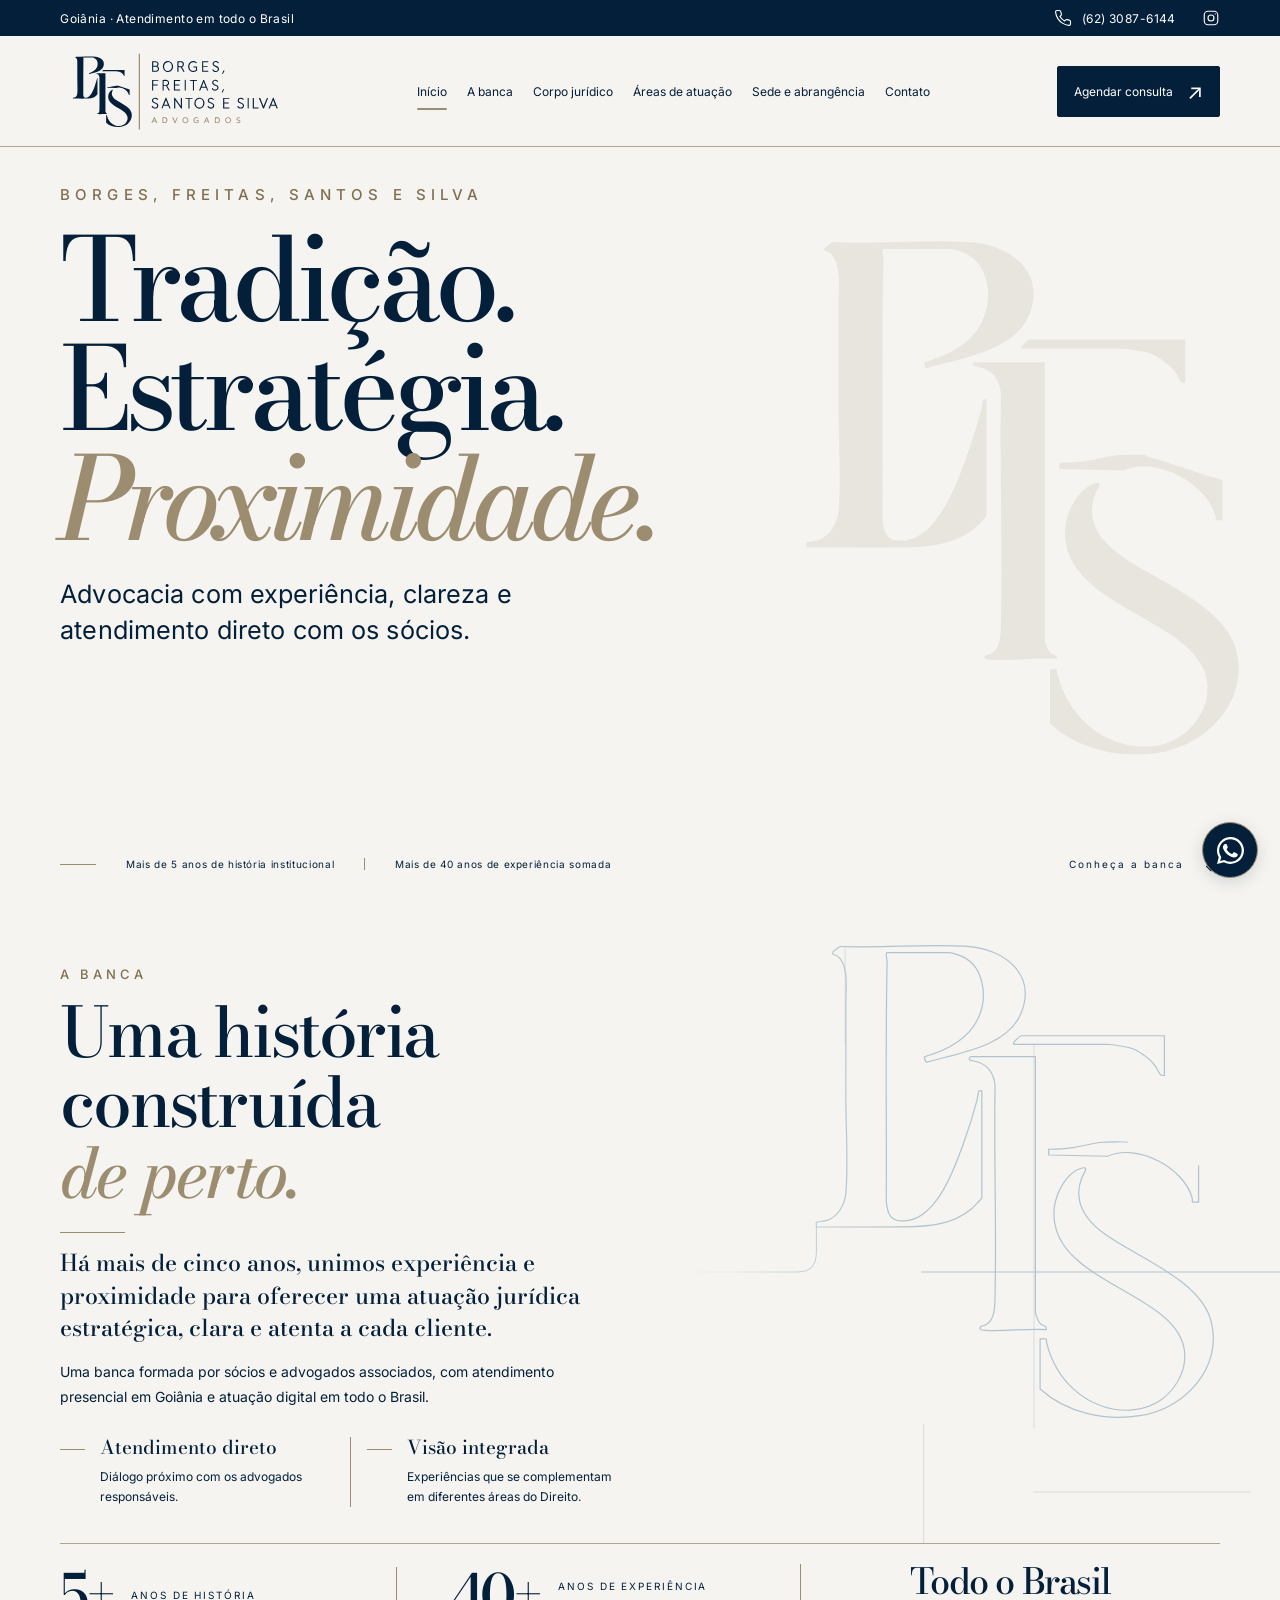
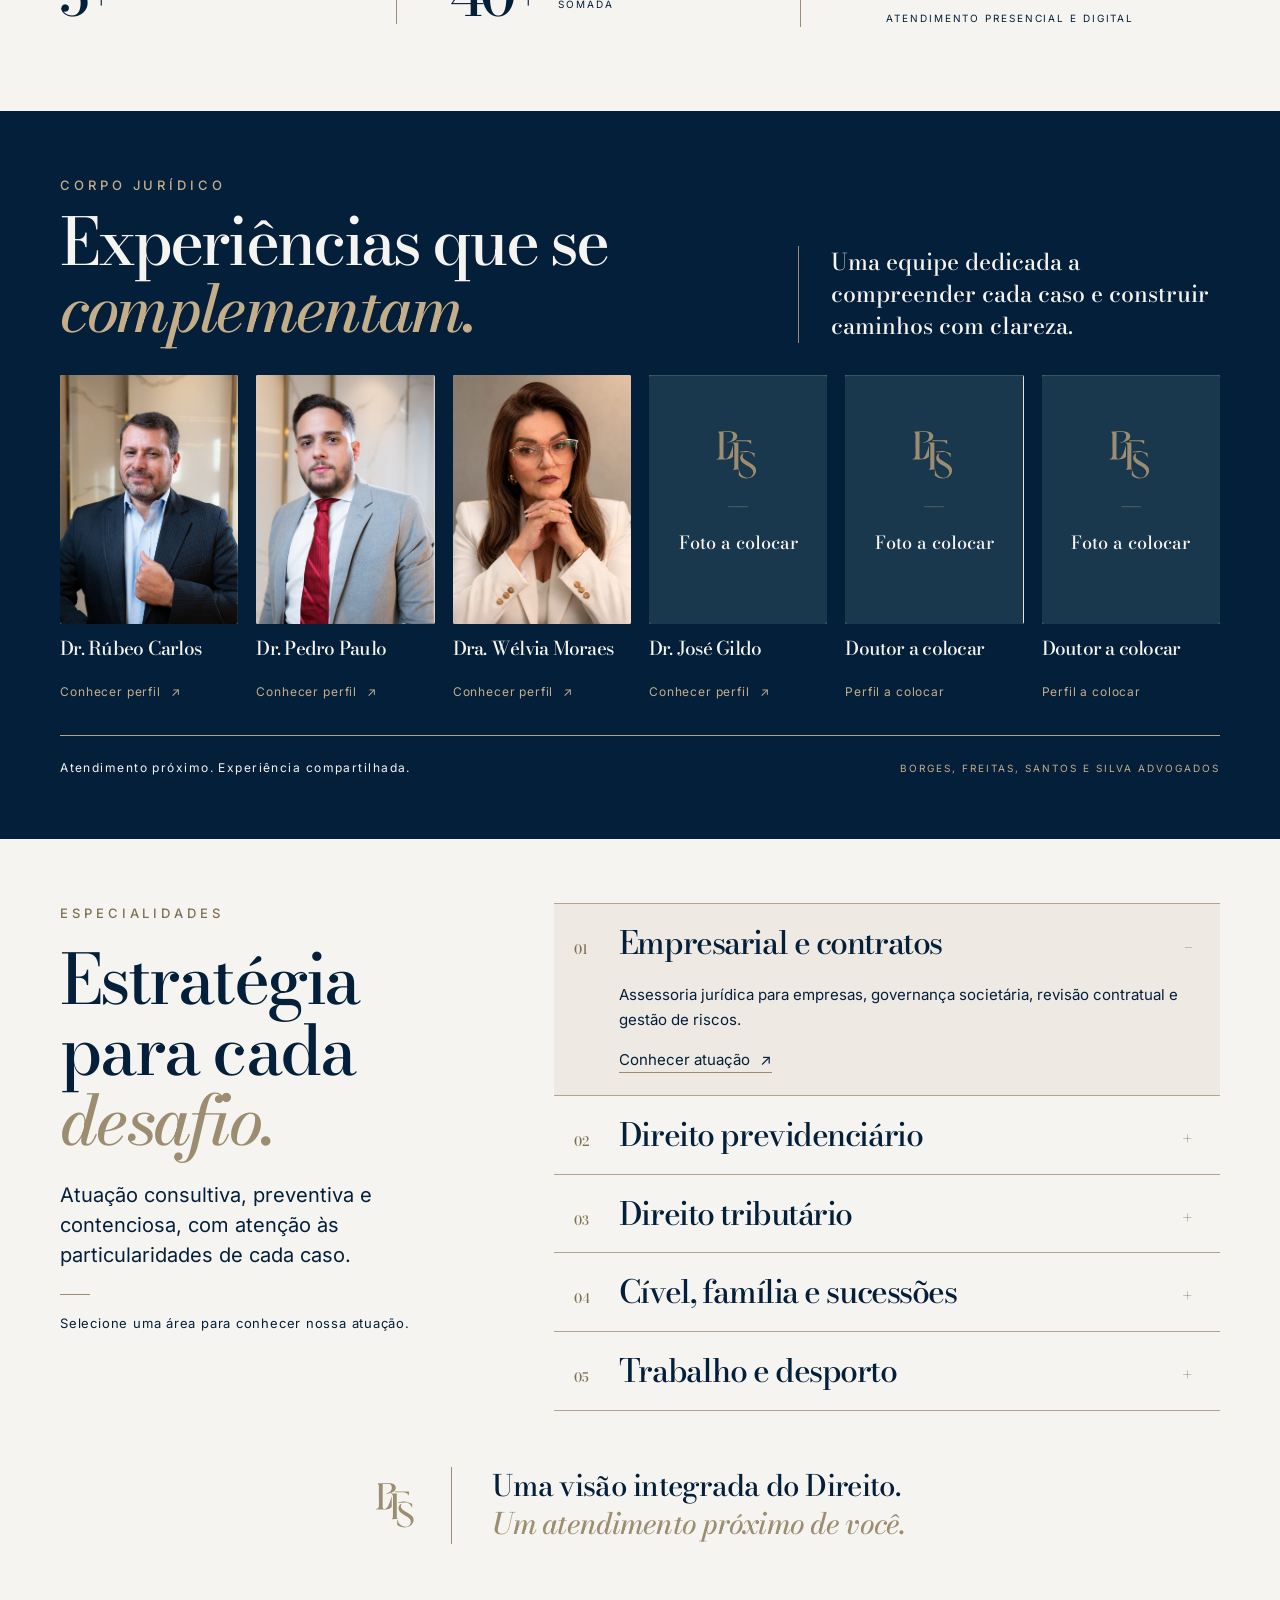
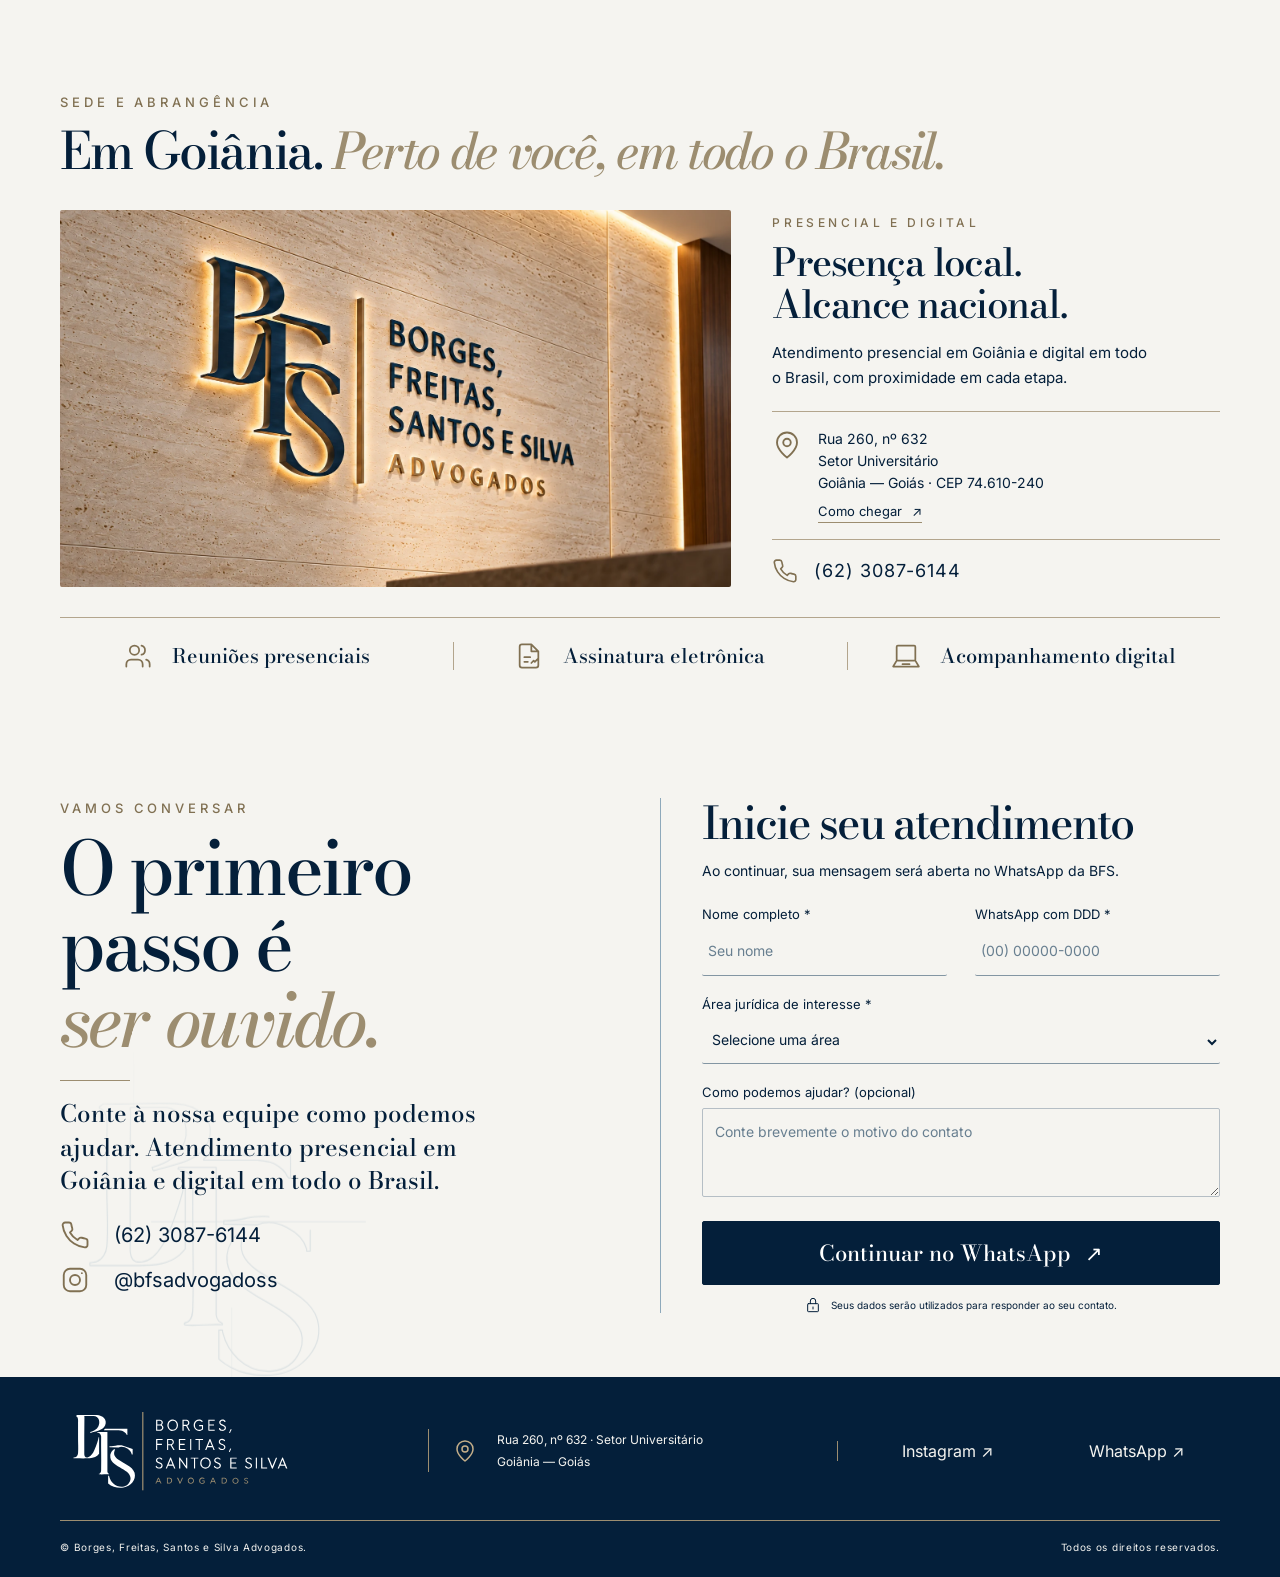
<file: index.html>
<!DOCTYPE html>
<html lang="pt-BR"><head>
<meta charset="utf-8"><meta name="viewport" content="width=device-width,initial-scale=1,viewport-fit=cover">
<title>Borges, Freitas, Santos e Silva Advogados | BFS</title>
<meta name="description" content="Borges, Freitas, Santos e Silva Advogados. Experiência, clareza e atendimento direto com os sócios. Sede em Goiânia e atendimento digital em todo o Brasil.">
<link rel="canonical" href="https://advocaciabfs.adv.br/">
<meta property="og:type" content="website"><meta property="og:locale" content="pt_BR"><meta property="og:url" content="https://advocaciabfs.adv.br/"><meta property="og:title" content="Borges, Freitas, Santos e Silva Advogados | BFS"><meta property="og:description" content="Tradição. Estratégia. Proximidade. Advocacia em Goiânia e atendimento digital em todo o Brasil."><meta property="og:image" content="https://advocaciabfs.adv.br/assets/novo-site/05-sede-parede-clara.webp"><meta name="theme-color" content="#041f3a">
<link rel="icon" type="image/svg+xml" href="assets/novo-site/favicon.svg"><link rel="stylesheet" href="assets/novo-site/site.css">
<link rel="stylesheet" href="assets/novo-site/layout.css">
<script src="assets/novo-site/site.js" defer></script>
<link rel="stylesheet" href="assets/novo-site/motion.css">
<script src="assets/novo-site/motion.js" defer></script>
</head><body>
<a class="skip-link" href="#conteudo">Ir para o conteúdo</a>
<header class="site-header">
 <div class="utility"><div class="shell"><span>Goiânia · Atendimento em todo o Brasil</span><div class="utility-contact"><a class="utility-phone" href="tel:+556230876144" aria-label="Telefone: (62) 3087-6144"><svg class="icon" viewBox="0 0 24 24" aria-hidden="true"><path d="M22 16.9v3a2 2 0 0 1-2.2 2 19.8 19.8 0 0 1-8.6-3.1 19.5 19.5 0 0 1-6-6 19.8 19.8 0 0 1-3.1-8.7A2 2 0 0 1 4.1 2h3a2 2 0 0 1 2 1.7c.1 1 .4 2 .7 2.9a2 2 0 0 1-.5 2.1L8 10a16 16 0 0 0 6 6l1.3-1.3a2 2 0 0 1 2.1-.5c.9.3 1.9.6 2.9.7a2 2 0 0 1 1.7 2z"/></svg><span>(62) 3087-6144</span></a><a href="https://instagram.com/bfsadvogadoss" target="_blank" rel="noopener noreferrer" aria-label="Instagram da BFS"><svg class="icon" viewBox="0 0 24 24" aria-hidden="true"><rect x="3" y="3" width="18" height="18" rx="5"/><circle cx="12" cy="12" r="4"/><path d="M17.5 6.5h.01"/></svg></a></div></div></div>
 <div class="header-main"><div class="shell"><a class="brand" href="#inicio" aria-label="Borges, Freitas, Santos e Silva Advogados — início"><img src="assets/novo-site/06-logo-oficial-horizontal.svg" alt="Borges, Freitas, Santos e Silva Advogados" width="285" height="113"></a><nav class="navigation" aria-label="Navegação principal"><a href="#inicio" data-nav="inicio" aria-current="true">Início</a><a href="#a-banca" data-nav="a-banca">A banca</a><a href="#corpo-juridico" data-nav="corpo-juridico">Corpo jurídico</a><a href="#areas" data-nav="areas">Áreas de atuação</a><a href="#sede" data-nav="sede">Sede e abrangência</a><a href="#contato" data-nav="contato">Contato</a></nav><a href="#contato" class="button">Agendar consulta <span class="arrow" aria-hidden="true">↗</span></a><button class="menu-toggle" type="button" aria-controls="mobile-menu" aria-expanded="false" aria-label="Abrir menu"><svg class="icon" viewBox="0 0 24 24" aria-hidden="true"><path d="M4 6h16M4 12h16M4 18h16"/></svg></button></div></div>
 <nav id="mobile-menu" class="mobile-menu" aria-label="Navegação móvel" hidden><a href="#inicio" data-nav="inicio">Início</a><a href="#a-banca" data-nav="a-banca">A banca</a><a href="#corpo-juridico" data-nav="corpo-juridico">Corpo jurídico</a><a href="#areas" data-nav="areas">Áreas de atuação</a><a href="#sede" data-nav="sede">Sede e abrangência</a><a href="#contato" data-nav="contato">Contato</a></nav>
</header>
<main id="conteudo">
 <section id="inicio" class="hero" aria-labelledby="hero-heading"><img class="hero-watermark" src="assets/novo-site/01-inicio-marca-dagua.svg" alt="" aria-hidden="true"><div class="shell"><p class="eyebrow">Borges, Freitas, Santos e Silva</p><h1 id="hero-heading" class="hero-title"><span>Tradição.</span><span>Estratégia.</span><span class="gold">Proximidade.</span></h1><p class="hero-description">Advocacia com experiência, clareza e<br class="desktop-break"> atendimento direto com os sócios.</p><div class="hero-bottom"><div class="hero-facts"><span>Mais de 5 anos de história institucional</span><span>Mais de 40 anos de experiência somada</span></div><a class="hero-next" href="#a-banca">Conheça a banca <svg class="icon" viewBox="0 0 24 24" aria-hidden="true"><path d="M12 3v18m-6-6 6 6 6-6"/></svg></a></div></div></section>
 <section id="a-banca" class="section banca" aria-labelledby="banca-heading"><div class="banca-art" aria-hidden="true"><svg class="banca-line-art motion-line-art" aria-hidden="true" focusable="false" xmlns="http://www.w3.org/2000/svg" viewBox="0 0 1600 900"><g fill="none" stroke="#8EA9BB" stroke-width="1.2" stroke-linecap="round" stroke-linejoin="round"><defs><linearGradient id="entrada-linha" gradientUnits="userSpaceOnUse" x1="800" y1="440" x2="960" y2="440"><stop offset="0" stop-color="#8EA9BB" stop-opacity="0"/><stop offset="1" stop-color="#8EA9BB" stop-opacity="1"/></linearGradient></defs><path pathLength="1" stroke="url(#entrada-linha)" d="M800 440H965Q988 440 988 417V383"/><path pathLength="1" d="M1120 440H1600"/><g transform="translate(565 -85) scale(.67)"><path pathLength="1" d="M939.98,645.15c-.59,2.06-16.01,17.98-18.82,20.32-37.13,30.89-82.66,33.55-128.23,33.99-53.88.53-107.8-.26-161.67.07.31-1.83-.49-8.2.02-8.7.77-.76,16.52-2.34,21.28-4.09,20.19-7.43,31.92-29.68,33.76-50.32,4.84-54.28-.18-122.46-.04-178.4.15-58.42.09-118.01,0-176.92-.04-24.05,6.33-72.12-16.54-87.72-2.88-1.96-9.63-1.02-7.91-6.35.29-.91,12.62-11.43,15.03-11.07,77.33,3.98,159.55-5.07,236.31.09,67.15,4.51,129.75,50.95,100,124.67-25.38,62.87-118.39,74.49-175.37,91.44-4.34-.34-4.01-6.71-5.05-10.16,40.16-11.62,80.02-30.3,99.32-69.61,20.4-41.54,12.81-104.15-36.23-120.44-3.33-1.11-14.76-4.31-17.44-4.31h-114.5c-4.64,0-.55,14.07-.61,16.68-3.26,148.64-.78,297.83-1.63,446.69,1.9,26.62,9.57,39.95,38.31,36.77,56.29-6.24,88.9-96.89,105.26-142.66,9.67-27.04,18.55-55.03,25.95-82.79.81-3.05,2.48-15.91,3.1-16.47s4.21.17,5.7-.09v199.39Z" fill="none" vector-effect="non-scaling-stroke"/>
<path pathLength="1" d="M1039.98,381.95v476.36c0,4.82,4.97,16.71,8.21,20.64,5.17,6.28,14.05,3.34,12.09,11.98-37.46-2.49-76.68,3.96-113.84,1.52-1.71-.11-9.04-.96-9.45-2.32-2.03-6.83,5.68-5.16,10.74-8.11,17.78-10.37,16.48-36.63,16.89-54.15,3.03-129.74-2.32-261.3.04-391.6-1.9-20.38-9.71-35.39-29.07-43.42-3.86-1.6-18.18-4.37-18.81-5.12-.87-1.03.7-5.79,2.18-5.79h121.02Z" fill="none" vector-effect="non-scaling-stroke"/>
<path pathLength="1" d="M1048.68,908.34c2.17.37,11.05-.55,11.58,0,.25.26.17,5.29.66,7.3,8.38,33.92,25.01,63.37,50.76,86.98,60.83,55.77,164.66,55.71,200.04-27.6,6.09-14.34,7.92-24.58,6.59-41.37-9.06-114.46-255.62-128.59-243.36-268.03,2.43-27.64,22.06-67.3,50.5-75.63,16.58-4.85,3.3,11.65,1.18,17.12-17.89,46.11,7.01,79.9,42.75,105.77,59.47,43.05,177.6,85.24,198.05,161.47,23.52,87.66-49.49,164.94-132.74,177.3-65.98,9.8-135.83-4.73-186.01-49.8v-93.53Z" fill="none" vector-effect="non-scaling-stroke"/>
<path pathLength="1" d="M1344.35,584.97v68.15c-2.13-.35-11.15.49-11.6,0-.26-.28.25-5.52-.33-7.64-15.63-56.75-102.01-102.87-158.32-77.87l-109.5-2.34.02-10.77c15.17.3,30.42-1.13,45.47-3.09,17.38-2.27,36.97-8.47,53.85-9.93,5.37-.47,45.45-1.73,47.09-.03" fill="none" vector-effect="non-scaling-stroke"/>
<path pathLength="1" d="M1280.58,342.8v73.96c-9.91,2.27-11.9-10.49-16.77-17.3-9.36-13.11-32.63-30.48-48.36-34.26-12.82-3.08-25.73-4.65-39.89-6.5l-176.15.05c-2.99-2.91,12.52-15.94,13.76-15.94h267.41Z" fill="none" vector-effect="non-scaling-stroke"/></g><path pathLength="1" opacity="0.5" d="M1024 35V155M1260 155V635M1122 630V810M1260 715H1530"/></g></svg></div><div class="shell"><div class="banca-content"><p class="eyebrow">A banca</p><h2 id="banca-heading" class="section-heading banca-title"><span>Uma história</span><span>construída</span><span class="gold">de perto.</span></h2><p class="banca-lead">Há mais de cinco anos, unimos experiência e proximidade para oferecer uma atuação jurídica estratégica, clara e atenta a cada cliente.</p><p class="banca-description">Uma banca formada por sócios e advogados associados, com atendimento presencial em Goiânia e atuação digital em todo o Brasil.</p><div class="features"><div class="feature"><h3>Atendimento direto</h3><p>Diálogo próximo com os advogados responsáveis.</p></div><div class="feature"><h3>Visão integrada</h3><p>Experiências que se complementam em diferentes áreas do Direito.</p></div></div></div><div class="metrics"><div class="metric"><strong>5+</strong><span>ANOS DE HISTÓRIA</span></div><div class="metric"><strong>40+</strong><span>ANOS DE EXPERIÊNCIA SOMADA</span></div><div class="metric"><strong>Todo o Brasil</strong><span>ATENDIMENTO PRESENCIAL E DIGITAL</span></div></div></div></section>
 <section id="corpo-juridico" class="section team" aria-labelledby="team-heading"><div class="shell"><p class="eyebrow">Corpo jurídico</p><div class="team-heading"><h2 id="team-heading" class="team-title">Experiências que se <span>complementam.</span></h2><p class="team-intro">Uma equipe dedicada a compreender cada caso e construir caminhos com clareza.</p></div><div class="team-grid"><article class="profile "><button type="button" class="profile-portrait profile-open" data-profile="rubeo" aria-haspopup="dialog" aria-label="Conhecer perfil: Dr. Rúbeo Carlos"><img src="assets/novo-site/attorney_rubeo_color.jpg" alt="Dr. Rúbeo Carlos" width="400" height="560" loading="lazy"></button><h3><button type="button" class="profile-name" data-profile="rubeo" aria-haspopup="dialog">Dr. Rúbeo Carlos</button></h3><button type="button" class="profile-action" data-profile="rubeo" aria-haspopup="dialog" aria-label="Conhecer perfil: Dr. Rúbeo Carlos">Conhecer perfil <span aria-hidden="true">↗</span></button></article><article class="profile "><button type="button" class="profile-portrait profile-open" data-profile="pedro" aria-haspopup="dialog" aria-label="Conhecer perfil: Dr. Pedro Paulo"><img src="assets/novo-site/attorney_pedro_color.jpg" alt="Dr. Pedro Paulo" width="400" height="560" loading="lazy"></button><h3><button type="button" class="profile-name" data-profile="pedro" aria-haspopup="dialog">Dr. Pedro Paulo</button></h3><button type="button" class="profile-action" data-profile="pedro" aria-haspopup="dialog" aria-label="Conhecer perfil: Dr. Pedro Paulo">Conhecer perfil <span aria-hidden="true">↗</span></button></article><article class="profile"><button type="button" class="profile-portrait profile-open" data-profile="welvia" aria-haspopup="dialog" aria-label="Conhecer perfil: Dra. Wélvia Moraes"><img src="assets/novo-site/attorney_welvia.webp" alt="Dra. Wélvia Moraes" width="800" height="1067" loading="lazy"></button><h3><button type="button" class="profile-name" data-profile="welvia" aria-haspopup="dialog">Dra. Wélvia Moraes</button></h3><button type="button" class="profile-action" data-profile="welvia" aria-haspopup="dialog" aria-label="Conhecer perfil: Dra. Wélvia Moraes">Conhecer perfil <span aria-hidden="true">↗</span></button></article><article class="profile profile-pending"><button type="button" class="profile-portrait profile-open" data-profile="gildo" aria-haspopup="dialog" aria-label="Conhecer perfil: Dr. José Gildo"><img src="assets/novo-site/09-placeholder-equipe-fundo.svg" alt="" width="400" height="560" loading="lazy"><span class="photo-label">Foto a colocar</span></button><h3><button type="button" class="profile-name" data-profile="gildo" aria-haspopup="dialog">Dr. José Gildo</button></h3><button type="button" class="profile-action" data-profile="gildo" aria-haspopup="dialog" aria-label="Conhecer perfil: Dr. José Gildo">Conhecer perfil <span aria-hidden="true">↗</span></button></article><article class="profile profile-pending"><div class="profile-portrait"><img src="assets/novo-site/09-placeholder-equipe-fundo.svg" alt="" width="400" height="560" loading="lazy"><span class="photo-label">Foto a colocar</span></div><h3>Doutor a colocar</h3><span class="profile-action" aria-label="Perfil ainda não disponível">Perfil a colocar</span></article><article class="profile profile-pending"><div class="profile-portrait"><img src="assets/novo-site/09-placeholder-equipe-fundo.svg" alt="" width="400" height="560" loading="lazy"><span class="photo-label">Foto a colocar</span></div><h3>Doutor a colocar</h3><span class="profile-action" aria-label="Perfil ainda não disponível">Perfil a colocar</span></article></div><div class="team-bottom"><span>Atendimento próximo. Experiência compartilhada.</span><span>BORGES, FREITAS, SANTOS E SILVA ADVOGADOS</span></div></div></section>
 <section id="areas" class="section areas" aria-labelledby="areas-heading"><div class="shell areas-layout"><div><p class="eyebrow">Especialidades</p><h2 id="areas-heading" class="section-heading areas-title"><span>Estratégia</span><span>para cada</span><span class="gold">desafio.</span></h2><p class="areas-description">Atuação consultiva, preventiva e contenciosa, com atenção às particularidades de cada caso.</p><p class="areas-note">Selecione uma área para conhecer nossa atuação.</p></div><div class="accordion"><div class="area-item"><h3><button class="area-toggle" type="button" id="area-title-0" aria-expanded="true" aria-controls="area-panel-0"><span class="area-number">01</span><span class="area-name">Empresarial e contratos</span><span class="area-sign" aria-hidden="true">−</span></button></h3><div class="area-body" id="area-panel-0" role="region" aria-labelledby="area-title-0"><p>Assessoria jurídica para empresas, governança societária, revisão contratual e gestão de riscos.</p><a class="text-link" href="https://wa.me/556230876144?text=Ol%C3%A1!%20Estava%20no%20site%20da%20BFS%20Advogados%20e%20me%20interessei%20pela%20%C3%A1rea%20de%20Empresarial%20e%20contratos.%20Gostaria%20de%20saber%20mais%20sobre%20a%20atua%C3%A7%C3%A3o%20e%20agendar%20uma%20consulta." target="_blank" rel="noopener noreferrer" data-area="Empresarial e contratos">Conhecer atuação <span aria-hidden="true">↗</span></a></div></div><div class="area-item"><h3><button class="area-toggle" type="button" id="area-title-1" aria-expanded="false" aria-controls="area-panel-1"><span class="area-number">02</span><span class="area-name">Direito previdenciário</span><span class="area-sign" aria-hidden="true">+</span></button></h3><div class="area-body" id="area-panel-1" role="region" aria-labelledby="area-title-1" hidden><p>Planejamento de aposentadoria, concessão de benefícios no INSS e regimes próprios, revisões de cálculo e defesas administrativas e judiciais.</p><a class="text-link" href="https://wa.me/556230876144?text=Ol%C3%A1!%20Estava%20no%20site%20da%20BFS%20Advogados%20e%20me%20interessei%20pela%20%C3%A1rea%20de%20Direito%20previdenci%C3%A1rio.%20Gostaria%20de%20saber%20mais%20sobre%20a%20atua%C3%A7%C3%A3o%20e%20agendar%20uma%20consulta." target="_blank" rel="noopener noreferrer" data-area="Direito previdenciário">Conhecer atuação <span aria-hidden="true">↗</span></a></div></div><div class="area-item"><h3><button class="area-toggle" type="button" id="area-title-2" aria-expanded="false" aria-controls="area-panel-2"><span class="area-number">03</span><span class="area-name">Direito tributário</span><span class="area-sign" aria-hidden="true">+</span></button></h3><div class="area-body" id="area-panel-2" role="region" aria-labelledby="area-title-2" hidden><p>Recuperação de créditos, planejamento fiscal estratégico, defesas em execuções fiscais e consultoria em tributos federais, estaduais e municipais.</p><a class="text-link" href="https://wa.me/556230876144?text=Ol%C3%A1!%20Estava%20no%20site%20da%20BFS%20Advogados%20e%20me%20interessei%20pela%20%C3%A1rea%20de%20Direito%20tribut%C3%A1rio.%20Gostaria%20de%20saber%20mais%20sobre%20a%20atua%C3%A7%C3%A3o%20e%20agendar%20uma%20consulta." target="_blank" rel="noopener noreferrer" data-area="Direito tributário">Conhecer atuação <span aria-hidden="true">↗</span></a></div></div><div class="area-item"><h3><button class="area-toggle" type="button" id="area-title-3" aria-expanded="false" aria-controls="area-panel-3"><span class="area-number">04</span><span class="area-name">Cível, família e sucessões</span><span class="area-sign" aria-hidden="true">+</span></button></h3><div class="area-body" id="area-panel-3" role="region" aria-labelledby="area-title-3" hidden><p>Inventários, planejamento sucessório, proteção patrimonial, direito imobiliário, responsabilidade civil e litígios contratuais de alta complexidade.</p><a class="text-link" href="https://wa.me/556230876144?text=Ol%C3%A1!%20Estava%20no%20site%20da%20BFS%20Advogados%20e%20me%20interessei%20pela%20%C3%A1rea%20de%20C%C3%ADvel%2C%20fam%C3%ADlia%20e%20sucess%C3%B5es.%20Gostaria%20de%20saber%20mais%20sobre%20a%20atua%C3%A7%C3%A3o%20e%20agendar%20uma%20consulta." target="_blank" rel="noopener noreferrer" data-area="Cível, família e sucessões">Conhecer atuação <span aria-hidden="true">↗</span></a></div></div><div class="area-item"><h3><button class="area-toggle" type="button" id="area-title-4" aria-expanded="false" aria-controls="area-panel-4"><span class="area-number">05</span><span class="area-name">Trabalho e desporto</span><span class="area-sign" aria-hidden="true">+</span></button></h3><div class="area-body" id="area-panel-4" role="region" aria-labelledby="area-title-4" hidden><p>Consultoria preventiva para empresas, assessoria em contratos de atletas profissionais, transferências, gestão de carreira desportiva e contencioso na Justiça do Trabalho.</p><a class="text-link" href="https://wa.me/556230876144?text=Ol%C3%A1!%20Estava%20no%20site%20da%20BFS%20Advogados%20e%20me%20interessei%20pela%20%C3%A1rea%20de%20Trabalho%20e%20desporto.%20Gostaria%20de%20saber%20mais%20sobre%20a%20atua%C3%A7%C3%A3o%20e%20agendar%20uma%20consulta." target="_blank" rel="noopener noreferrer" data-area="Trabalho e desporto">Conhecer atuação <span aria-hidden="true">↗</span></a></div></div></div></div><div class="statement"><img src="assets/novo-site/simbolo-dourado.svg" alt="" width="64" height="84" loading="lazy" aria-hidden="true"><p class="statement-text"><span>Uma visão integrada do Direito.</span><span class="gold">Um atendimento próximo de você.</span></p></div></section>
 <section id="sede" class="section sede" aria-labelledby="sede-heading"><div class="shell"><p class="eyebrow">Sede e abrangência</p><h2 id="sede-heading" class="sede-title">Em Goiânia. <span class="gold">Perto de você, em todo o Brasil.</span></h2><div class="sede-layout"><figure class="sede-photo"><img src="assets/novo-site/05-sede-parede-clara.webp" alt="Aplicação conceitual da marca Borges, Freitas, Santos e Silva Advogados sobre parede de pedra clara, com iluminação suave." width="1672" height="941" loading="lazy"></figure><div class="sede-info"><p class="eyebrow">Presencial e digital</p><h3>Presença local.<br>Alcance nacional.</h3><p>Atendimento presencial em Goiânia e digital em todo o Brasil, com proximidade em cada etapa.</p><div class="address-block"><svg class="icon" viewBox="0 0 24 24" aria-hidden="true"><path d="M20 10c0 6-8 12-8 12S4 16 4 10a8 8 0 1 1 16 0Z"/><circle cx="12" cy="10" r="3"/></svg><div><address>Rua 260, nº 632<br>Setor Universitário<br>Goiânia — Goiás · CEP 74.610-240</address><a class="text-link" href="https://www.google.com/maps/search/?api=1&amp;query=Rua%20260%20632%20Setor%20Universit%C3%A1rio%20Goi%C3%A2nia%20GO" target="_blank" rel="noopener noreferrer">Como chegar <span aria-hidden="true">↗</span></a></div></div><a class="sede-phone" href="tel:+556230876144"><svg class="icon" viewBox="0 0 24 24" aria-hidden="true"><path d="M22 16.9v3a2 2 0 0 1-2.2 2 19.8 19.8 0 0 1-8.6-3.1 19.5 19.5 0 0 1-6-6 19.8 19.8 0 0 1-3.1-8.7A2 2 0 0 1 4.1 2h3a2 2 0 0 1 2 1.7c.1 1 .4 2 .7 2.9a2 2 0 0 1-.5 2.1L8 10a16 16 0 0 0 6 6l1.3-1.3a2 2 0 0 1 2.1-.5c.9.3 1.9.6 2.9.7a2 2 0 0 1 1.7 2z"/></svg>(62) 3087-6144</a></div></div><div class="capabilities"><div class="capability"><svg class="icon" viewBox="0 0 24 24" aria-hidden="true"><path d="M16 21v-2a4 4 0 0 0-4-4H6a4 4 0 0 0-4 4v2m20 0v-2a4 4 0 0 0-3-3.87M15 3.13a4 4 0 0 1 0 7.75"/><circle cx="9" cy="7" r="4"/></svg><span>Reuniões presenciais</span></div><div class="capability"><svg class="icon" viewBox="0 0 24 24" aria-hidden="true"><path d="M14 2H6a2 2 0 0 0-2 2v16a2 2 0 0 0 2 2h12a2 2 0 0 0 2-2V8ZM14 2v6h6M8 13h5M8 17h3m3 1 2-2 1 1 3-3"/></svg><span>Assinatura eletrônica</span></div><div class="capability"><svg class="icon" viewBox="0 0 24 24" aria-hidden="true"><rect x="4" y="3" width="16" height="13" rx="1"/><path d="m4 16-3 5h22l-3-5M9 19h6"/></svg><span>Acompanhamento digital</span></div></div></div></section>
 <section id="contato" class="section contact" aria-labelledby="contact-heading"><div class="shell contact-layout"><div class="contact-copy"><svg class="contact-art motion-line-art" aria-hidden="true" focusable="false" xmlns="http://www.w3.org/2000/svg" viewBox="0 0 800 800"><g fill="none" stroke="#8EA9BB" stroke-width="1.1" stroke-linecap="round" stroke-linejoin="round"><path pathLength="1" d="M0 645H330Q360 645 360 615M440 345H800"/><g transform="translate(8 55) scale(.52)"><path pathLength="1" d="M939.98,645.15c-.59,2.06-16.01,17.98-18.82,20.32-37.13,30.89-82.66,33.55-128.23,33.99-53.88.53-107.8-.26-161.67.07.31-1.83-.49-8.2.02-8.7.77-.76,16.52-2.34,21.28-4.09,20.19-7.43,31.92-29.68,33.76-50.32,4.84-54.28-.18-122.46-.04-178.4.15-58.42.09-118.01,0-176.92-.04-24.05,6.33-72.12-16.54-87.72-2.88-1.96-9.63-1.02-7.91-6.35.29-.91,12.62-11.43,15.03-11.07,77.33,3.98,159.55-5.07,236.31.09,67.15,4.51,129.75,50.95,100,124.67-25.38,62.87-118.39,74.49-175.37,91.44-4.34-.34-4.01-6.71-5.05-10.16,40.16-11.62,80.02-30.3,99.32-69.61,20.4-41.54,12.81-104.15-36.23-120.44-3.33-1.11-14.76-4.31-17.44-4.31h-114.5c-4.64,0-.55,14.07-.61,16.68-3.26,148.64-.78,297.83-1.63,446.69,1.9,26.62,9.57,39.95,38.31,36.77,56.29-6.24,88.9-96.89,105.26-142.66,9.67-27.04,18.55-55.03,25.95-82.79.81-3.05,2.48-15.91,3.1-16.47s4.21.17,5.7-.09v199.39Z" fill="none" vector-effect="non-scaling-stroke"/>
<path pathLength="1" d="M1039.98,381.95v476.36c0,4.82,4.97,16.71,8.21,20.64,5.17,6.28,14.05,3.34,12.09,11.98-37.46-2.49-76.68,3.96-113.84,1.52-1.71-.11-9.04-.96-9.45-2.32-2.03-6.83,5.68-5.16,10.74-8.11,17.78-10.37,16.48-36.63,16.89-54.15,3.03-129.74-2.32-261.3.04-391.6-1.9-20.38-9.71-35.39-29.07-43.42-3.86-1.6-18.18-4.37-18.81-5.12-.87-1.03.7-5.79,2.18-5.79h121.02Z" fill="none" vector-effect="non-scaling-stroke"/>
<path pathLength="1" d="M1048.68,908.34c2.17.37,11.05-.55,11.58,0,.25.26.17,5.29.66,7.3,8.38,33.92,25.01,63.37,50.76,86.98,60.83,55.77,164.66,55.71,200.04-27.6,6.09-14.34,7.92-24.58,6.59-41.37-9.06-114.46-255.62-128.59-243.36-268.03,2.43-27.64,22.06-67.3,50.5-75.63,16.58-4.85,3.3,11.65,1.18,17.12-17.89,46.11,7.01,79.9,42.75,105.77,59.47,43.05,177.6,85.24,198.05,161.47,23.52,87.66-49.49,164.94-132.74,177.3-65.98,9.8-135.83-4.73-186.01-49.8v-93.53Z" fill="none" vector-effect="non-scaling-stroke"/>
<path pathLength="1" d="M1344.35,584.97v68.15c-2.13-.35-11.15.49-11.6,0-.26-.28.25-5.52-.33-7.64-15.63-56.75-102.01-102.87-158.32-77.87l-109.5-2.34.02-10.77c15.17.3,30.42-1.13,45.47-3.09,17.38-2.27,36.97-8.47,53.85-9.93,5.37-.47,45.45-1.73,47.09-.03" fill="none" vector-effect="non-scaling-stroke"/>
<path pathLength="1" d="M1280.58,342.8v73.96c-9.91,2.27-11.9-10.49-16.77-17.3-9.36-13.11-32.63-30.48-48.36-34.26-12.82-3.08-25.73-4.65-39.89-6.5l-176.15.05c-2.99-2.91,12.52-15.94,13.76-15.94h267.41Z" fill="none" vector-effect="non-scaling-stroke"/></g><path pathLength="1" opacity="0.5" d="M410 60V150M575 490V765"/></g></svg><p class="eyebrow">Vamos conversar</p><h2 id="contact-heading" class="contact-title"><span>O primeiro</span><span>passo é</span><span class="gold">ser ouvido.</span></h2><p class="contact-description">Conte à nossa equipe como podemos ajudar. Atendimento presencial em Goiânia e digital em todo o Brasil.</p><div class="contact-channels"><a href="tel:+556230876144"><svg class="icon" viewBox="0 0 24 24" aria-hidden="true"><path d="M22 16.9v3a2 2 0 0 1-2.2 2 19.8 19.8 0 0 1-8.6-3.1 19.5 19.5 0 0 1-6-6 19.8 19.8 0 0 1-3.1-8.7A2 2 0 0 1 4.1 2h3a2 2 0 0 1 2 1.7c.1 1 .4 2 .7 2.9a2 2 0 0 1-.5 2.1L8 10a16 16 0 0 0 6 6l1.3-1.3a2 2 0 0 1 2.1-.5c.9.3 1.9.6 2.9.7a2 2 0 0 1 1.7 2z"/></svg>(62) 3087-6144</a><a href="https://instagram.com/bfsadvogadoss" target="_blank" rel="noopener noreferrer"><svg class="icon" viewBox="0 0 24 24" aria-hidden="true"><rect x="3" y="3" width="18" height="18" rx="5"/><circle cx="12" cy="12" r="4"/><path d="M17.5 6.5h.01"/></svg>@bfsadvogadoss</a></div></div><form class="contact-form" id="contact-form" novalidate><h3>Inicie seu atendimento</h3><p class="form-intro">Ao continuar, sua mensagem será aberta no WhatsApp da BFS.</p><div class="form-row"><div class="field"><label for="nome">Nome completo *</label><input id="nome" name="nome" autocomplete="name" required maxlength="120" placeholder="Seu nome" aria-describedby="erro-nome"><p class="field-error" id="erro-nome" hidden>Informe seu nome completo.</p></div><div class="field"><label for="telefone">WhatsApp com DDD *</label><input id="telefone" name="telefone" type="tel" autocomplete="tel-national" inputmode="tel" required maxlength="22" placeholder="(00) 00000-0000" aria-describedby="erro-telefone"><p class="field-error" id="erro-telefone" hidden>Informe um telefone válido com DDD.</p></div></div><div class="field"><label for="area">Área jurídica de interesse *</label><select id="area" name="area" required aria-describedby="erro-area"><option value="">Selecione uma área</option><option>Empresarial e contratos</option><option>Direito previdenciário</option><option>Direito tributário</option><option>Cível, família e sucessões</option><option>Trabalho e desporto</option><option>Outro assunto</option></select><p class="field-error" id="erro-area" hidden>Selecione uma área de interesse.</p></div><div class="field"><label for="mensagem">Como podemos ajudar? (opcional)</label><textarea id="mensagem" name="mensagem" rows="3" maxlength="2500" placeholder="Conte brevemente o motivo do contato"></textarea></div><button class="button" type="submit">Continuar no WhatsApp <span class="arrow" aria-hidden="true">↗</span></button><p class="form-note"><svg class="icon" viewBox="0 0 24 24" aria-hidden="true"><rect x="4" y="10" width="16" height="12" rx="1"/><path d="M8 10V6a4 4 0 0 1 8 0v4M12 15v3"/></svg><span>Seus dados serão utilizados para responder ao seu contato.</span></p><p class="form-status" id="form-status" role="status" hidden></p></form></div></section>
</main>
<footer class="site-footer"><div class="shell"><div class="footer-main"><a href="#inicio" aria-label="Voltar ao início"><img class="footer-logo" src="assets/novo-site/07-logo-oficial-horizontal-branca.svg" width="240" height="95" alt="Borges, Freitas, Santos e Silva Advogados" loading="lazy"></a><div class="footer-address"><svg class="icon" viewBox="0 0 24 24" aria-hidden="true"><path d="M20 10c0 6-8 12-8 12S4 16 4 10a8 8 0 1 1 16 0Z"/><circle cx="12" cy="10" r="3"/></svg><p>Rua 260, nº 632 · Setor Universitário<br>Goiânia — Goiás</p></div><div class="footer-links"><a href="https://instagram.com/bfsadvogadoss" target="_blank" rel="noopener noreferrer">Instagram <span aria-hidden="true">↗</span></a><a href="https://wa.me/556230876144" target="_blank" rel="noopener noreferrer">WhatsApp <span aria-hidden="true">↗</span></a></div></div><div class="footer-bottom"><span>© Borges, Freitas, Santos e Silva Advogados.</span><span>Todos os direitos reservados.</span></div></div></footer>
<dialog class="profile-dialog" id="profile-dialog" aria-labelledby="profile-name"><button type="button" class="dialog-close" aria-label="Fechar perfil">×</button><p class="eyebrow" id="profile-role"></p><h2 id="profile-name"></h2><p id="profile-registration" class="profile-registration" hidden></p><p id="profile-areas" class="profile-areas" hidden></p><p id="profile-bio"></p><a class="text-link" href="#contato" id="profile-contact">Conversar com a equipe <span aria-hidden="true">↗</span></a></dialog>
<a class="floating-whatsapp" href="https://wa.me/556230876144?text=Ol%C3%A1!%20Vim%20pelo%20site%20da%20BFS%20Advogados%20e%20gostaria%20de%20atendimento." target="_blank" rel="noopener noreferrer" aria-label="Conversar com a BFS pelo WhatsApp"><svg viewBox="0 0 24 24" aria-hidden="true"><path fill="currentColor" d="M20.5 3.5A11.9 11.9 0 0 0 12 0C5.4 0 0 5.4 0 12c0 2.1.6 4.2 1.6 6L0 24l6.2-1.6A12 12 0 0 0 24 12c0-3.2-1.2-6.2-3.5-8.5ZM12 22a10 10 0 0 1-5.1-1.4l-.4-.2-3.7 1 1-3.6-.3-.4A10 10 0 1 1 12 22Zm5.5-7.5c-.3-.1-1.8-.9-2.1-1-.3-.1-.5-.1-.7.2l-1 1.2c-.2.2-.4.2-.7.1-1.9-.9-3.1-1.7-4.4-3.9-.3-.5.3-.5.9-1.8.1-.2 0-.4 0-.6L8.6 6.6c-.2-.5-.5-.4-.7-.4h-.6c-.2 0-.6.1-.9.4-.3.3-1.1 1.1-1.1 2.6s1.1 3 1.3 3.2c.1.2 2.3 3.5 5.6 4.9 2.1.9 2.9 1 4 .8.6-.1 1.8-.7 2-1.4.3-.7.3-1.3.2-1.4-.1-.2-.3-.3-.6-.4Z"/></svg><span class="whatsapp-label">Converse conosco</span></a>
</body></html>
</file>
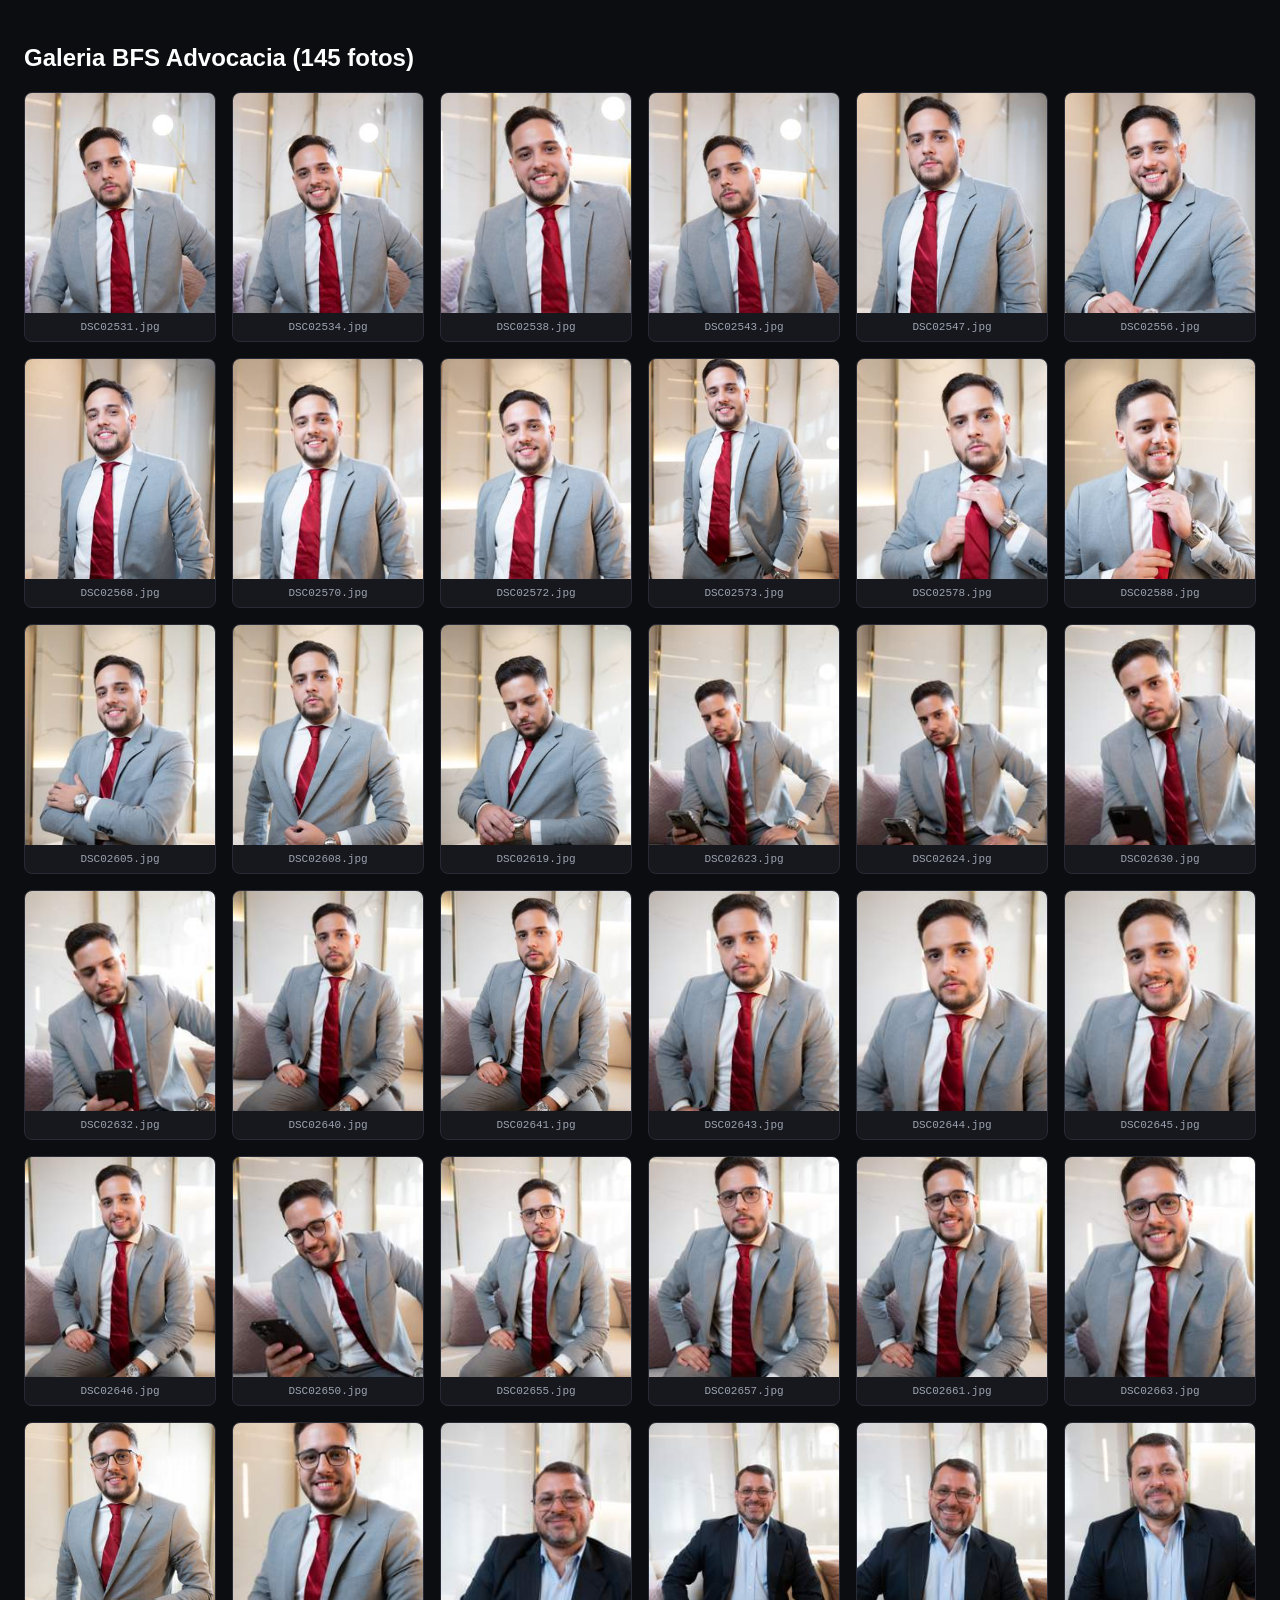
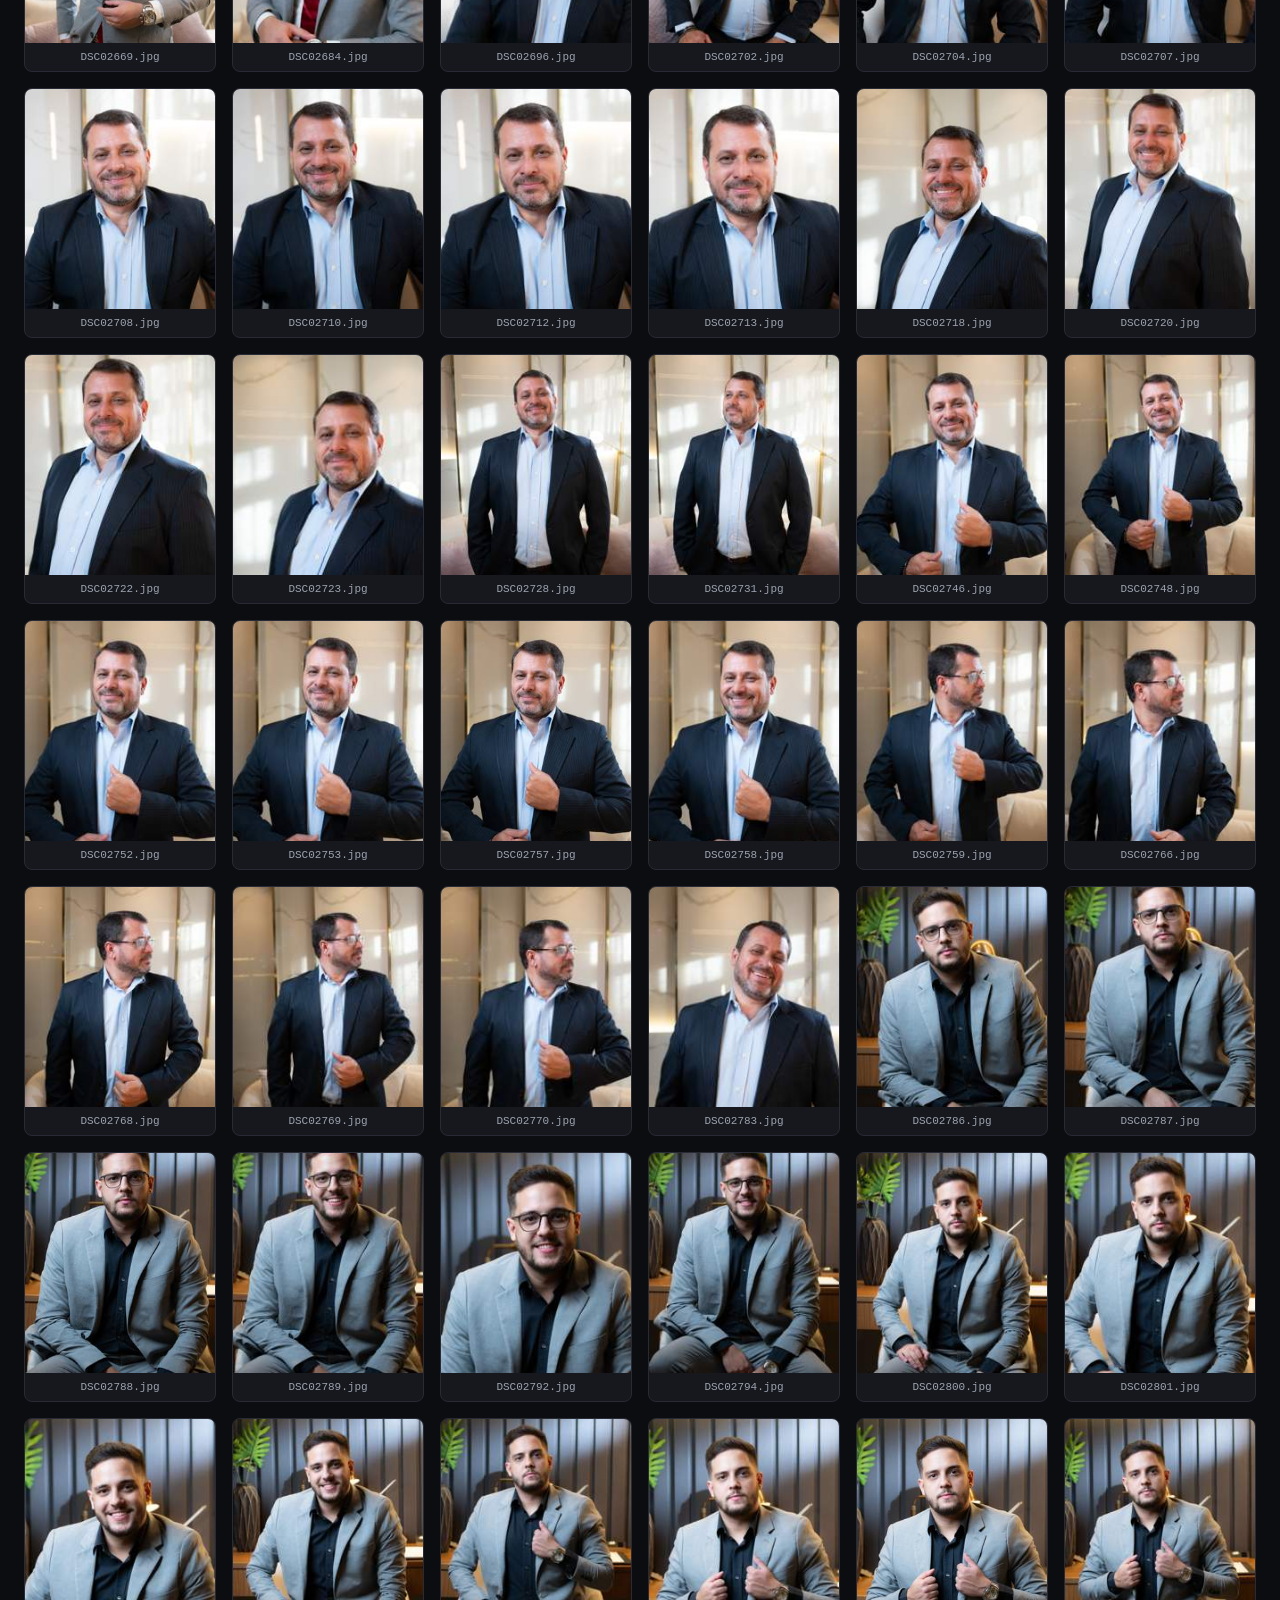
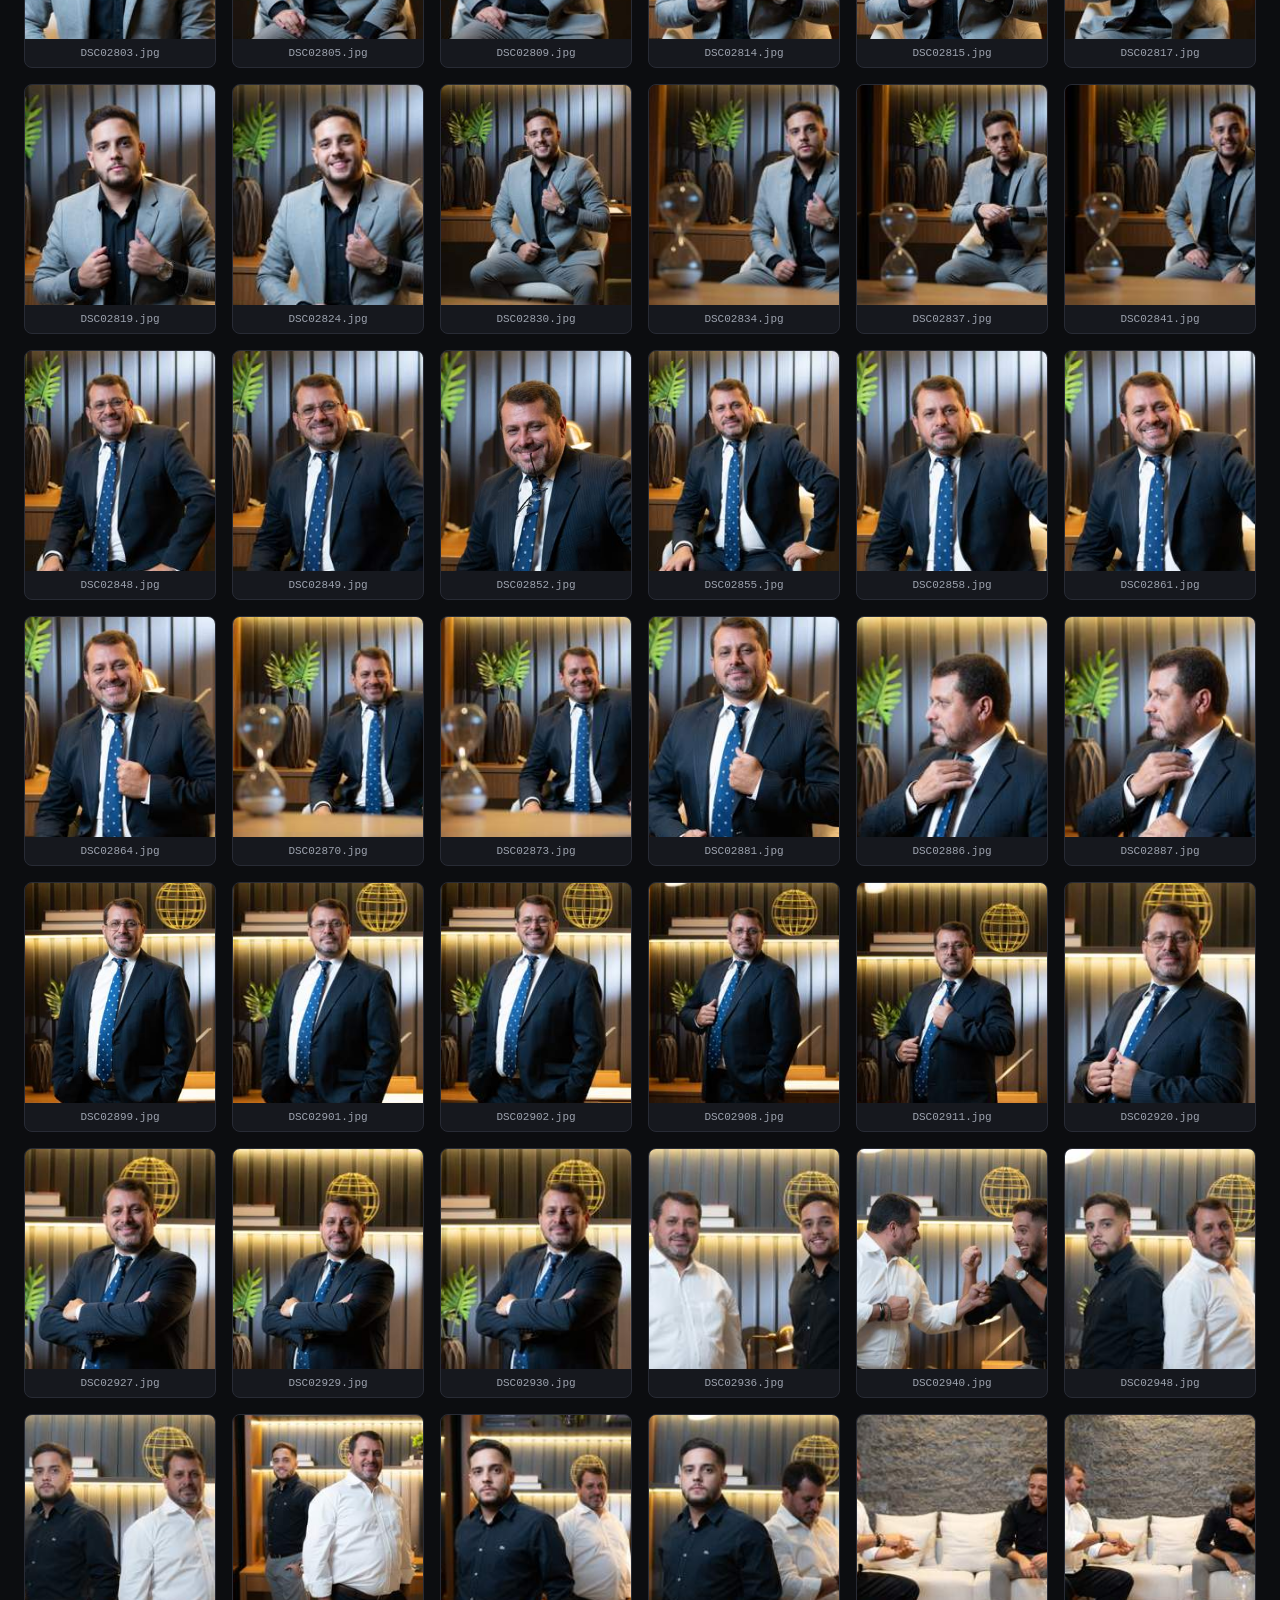
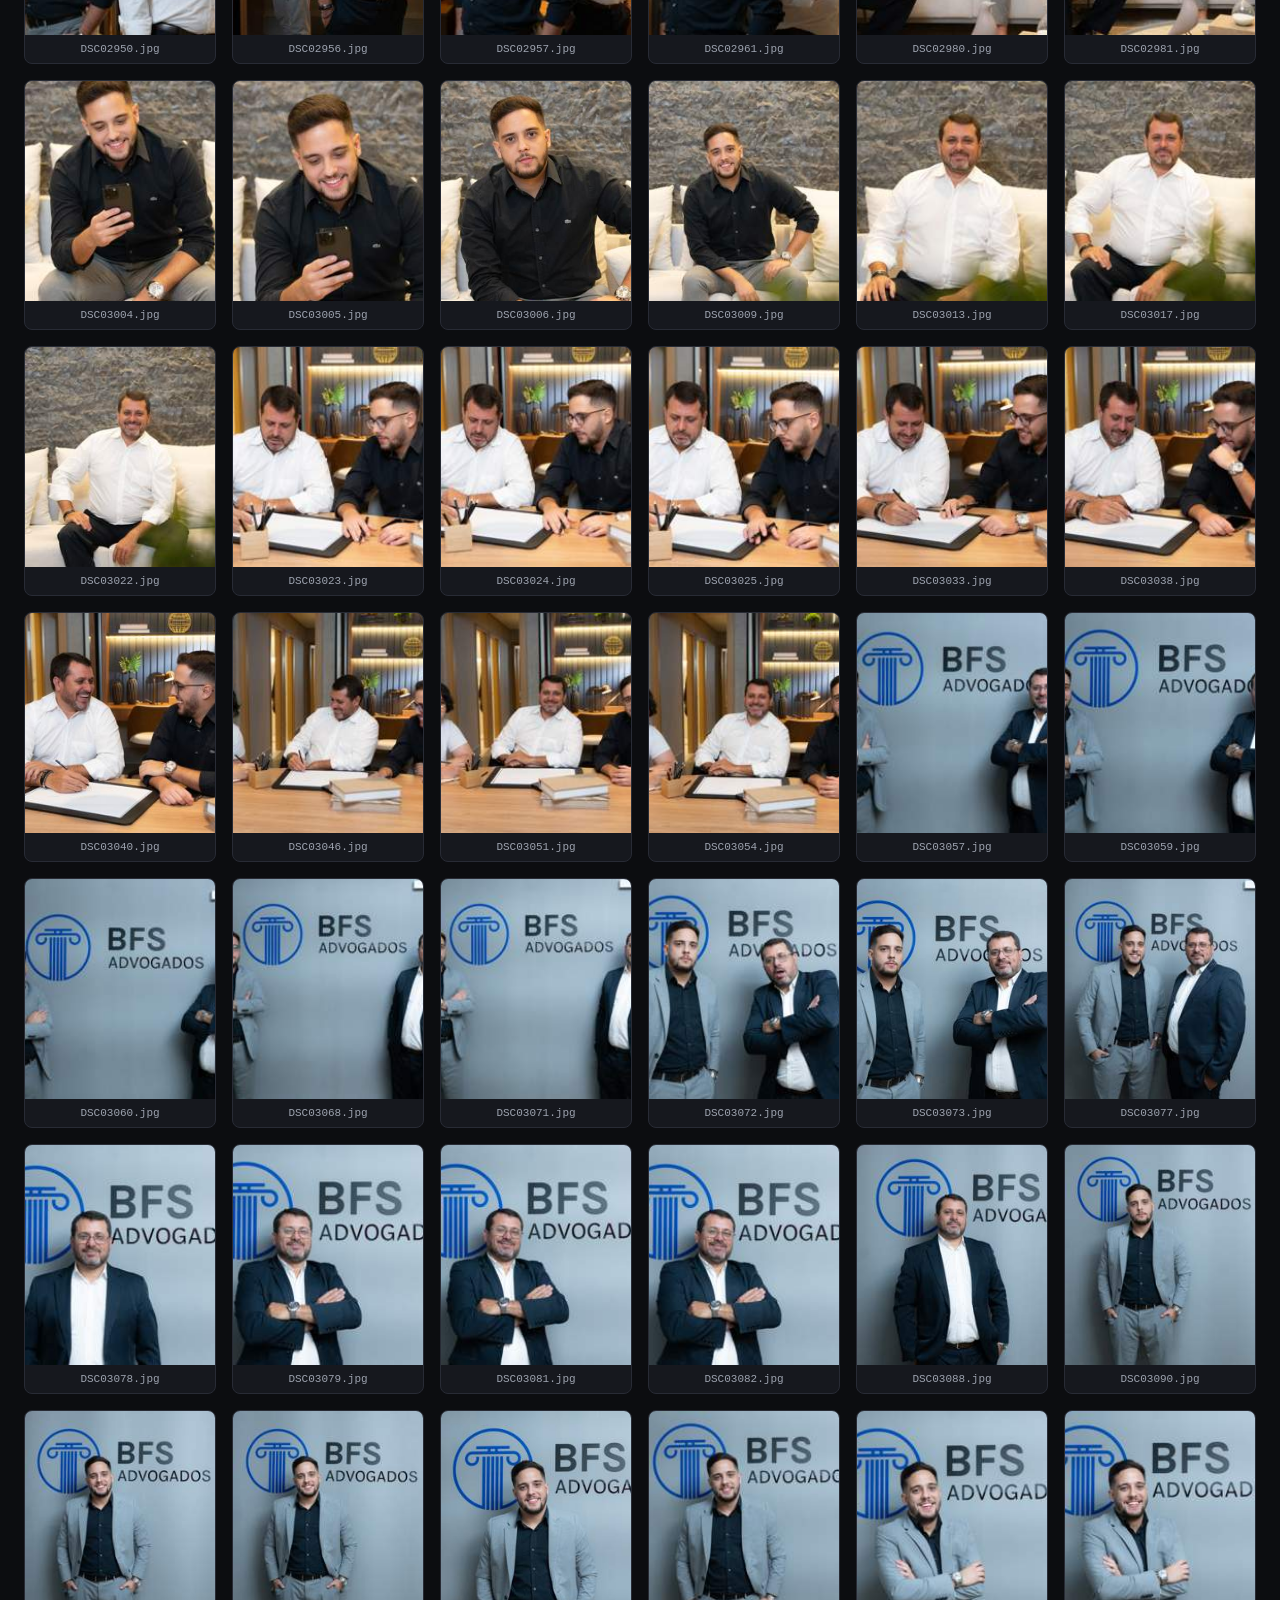
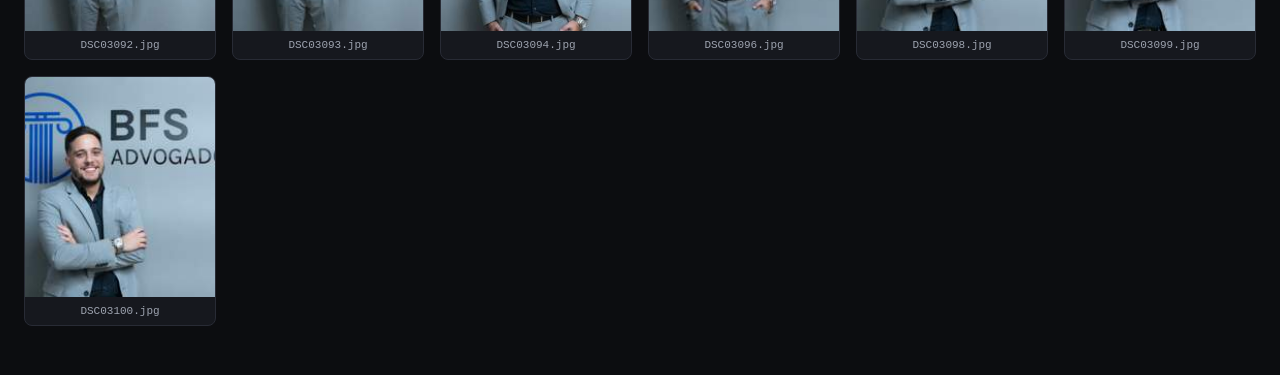
<file: assets/thumbnails/index.html>
<!DOCTYPE html>
<html><head><meta charset='utf-8'><title>Galeria BFS</title>
<style>
body { background: #0c0d10; color: #fff; font-family: sans-serif; margin: 0; padding: 24px; }
.grid { display: grid; grid-template-columns: repeat(auto-fill, minmax(180px, 1fr)); gap: 16px; }
.card { background: #16181e; border: 1px solid #282b35; border-radius: 8px; overflow: hidden; text-align: center; }
.card img { width: 100%; height: 220px; object-fit: cover; display: block; }
.card p { margin: 8px 0; font-size: 11px; color: #9da3af; font-family: monospace; }
</style></head><body>
<h2>Galeria BFS Advocacia (145 fotos)</h2>
<div class='grid'>
<div class='card'><img src='thumb_DSC02531.jpg' loading='lazy'><p>DSC02531.jpg</p></div>
<div class='card'><img src='thumb_DSC02534.jpg' loading='lazy'><p>DSC02534.jpg</p></div>
<div class='card'><img src='thumb_DSC02538.jpg' loading='lazy'><p>DSC02538.jpg</p></div>
<div class='card'><img src='thumb_DSC02543.jpg' loading='lazy'><p>DSC02543.jpg</p></div>
<div class='card'><img src='thumb_DSC02547.jpg' loading='lazy'><p>DSC02547.jpg</p></div>
<div class='card'><img src='thumb_DSC02556.jpg' loading='lazy'><p>DSC02556.jpg</p></div>
<div class='card'><img src='thumb_DSC02568.jpg' loading='lazy'><p>DSC02568.jpg</p></div>
<div class='card'><img src='thumb_DSC02570.jpg' loading='lazy'><p>DSC02570.jpg</p></div>
<div class='card'><img src='thumb_DSC02572.jpg' loading='lazy'><p>DSC02572.jpg</p></div>
<div class='card'><img src='thumb_DSC02573.jpg' loading='lazy'><p>DSC02573.jpg</p></div>
<div class='card'><img src='thumb_DSC02578.jpg' loading='lazy'><p>DSC02578.jpg</p></div>
<div class='card'><img src='thumb_DSC02588.jpg' loading='lazy'><p>DSC02588.jpg</p></div>
<div class='card'><img src='thumb_DSC02605.jpg' loading='lazy'><p>DSC02605.jpg</p></div>
<div class='card'><img src='thumb_DSC02608.jpg' loading='lazy'><p>DSC02608.jpg</p></div>
<div class='card'><img src='thumb_DSC02619.jpg' loading='lazy'><p>DSC02619.jpg</p></div>
<div class='card'><img src='thumb_DSC02623.jpg' loading='lazy'><p>DSC02623.jpg</p></div>
<div class='card'><img src='thumb_DSC02624.jpg' loading='lazy'><p>DSC02624.jpg</p></div>
<div class='card'><img src='thumb_DSC02630.jpg' loading='lazy'><p>DSC02630.jpg</p></div>
<div class='card'><img src='thumb_DSC02632.jpg' loading='lazy'><p>DSC02632.jpg</p></div>
<div class='card'><img src='thumb_DSC02640.jpg' loading='lazy'><p>DSC02640.jpg</p></div>
<div class='card'><img src='thumb_DSC02641.jpg' loading='lazy'><p>DSC02641.jpg</p></div>
<div class='card'><img src='thumb_DSC02643.jpg' loading='lazy'><p>DSC02643.jpg</p></div>
<div class='card'><img src='thumb_DSC02644.jpg' loading='lazy'><p>DSC02644.jpg</p></div>
<div class='card'><img src='thumb_DSC02645.jpg' loading='lazy'><p>DSC02645.jpg</p></div>
<div class='card'><img src='thumb_DSC02646.jpg' loading='lazy'><p>DSC02646.jpg</p></div>
<div class='card'><img src='thumb_DSC02650.jpg' loading='lazy'><p>DSC02650.jpg</p></div>
<div class='card'><img src='thumb_DSC02655.jpg' loading='lazy'><p>DSC02655.jpg</p></div>
<div class='card'><img src='thumb_DSC02657.jpg' loading='lazy'><p>DSC02657.jpg</p></div>
<div class='card'><img src='thumb_DSC02661.jpg' loading='lazy'><p>DSC02661.jpg</p></div>
<div class='card'><img src='thumb_DSC02663.jpg' loading='lazy'><p>DSC02663.jpg</p></div>
<div class='card'><img src='thumb_DSC02669.jpg' loading='lazy'><p>DSC02669.jpg</p></div>
<div class='card'><img src='thumb_DSC02684.jpg' loading='lazy'><p>DSC02684.jpg</p></div>
<div class='card'><img src='thumb_DSC02696.jpg' loading='lazy'><p>DSC02696.jpg</p></div>
<div class='card'><img src='thumb_DSC02702.jpg' loading='lazy'><p>DSC02702.jpg</p></div>
<div class='card'><img src='thumb_DSC02704.jpg' loading='lazy'><p>DSC02704.jpg</p></div>
<div class='card'><img src='thumb_DSC02707.jpg' loading='lazy'><p>DSC02707.jpg</p></div>
<div class='card'><img src='thumb_DSC02708.jpg' loading='lazy'><p>DSC02708.jpg</p></div>
<div class='card'><img src='thumb_DSC02710.jpg' loading='lazy'><p>DSC02710.jpg</p></div>
<div class='card'><img src='thumb_DSC02712.jpg' loading='lazy'><p>DSC02712.jpg</p></div>
<div class='card'><img src='thumb_DSC02713.jpg' loading='lazy'><p>DSC02713.jpg</p></div>
<div class='card'><img src='thumb_DSC02718.jpg' loading='lazy'><p>DSC02718.jpg</p></div>
<div class='card'><img src='thumb_DSC02720.jpg' loading='lazy'><p>DSC02720.jpg</p></div>
<div class='card'><img src='thumb_DSC02722.jpg' loading='lazy'><p>DSC02722.jpg</p></div>
<div class='card'><img src='thumb_DSC02723.jpg' loading='lazy'><p>DSC02723.jpg</p></div>
<div class='card'><img src='thumb_DSC02728.jpg' loading='lazy'><p>DSC02728.jpg</p></div>
<div class='card'><img src='thumb_DSC02731.jpg' loading='lazy'><p>DSC02731.jpg</p></div>
<div class='card'><img src='thumb_DSC02746.jpg' loading='lazy'><p>DSC02746.jpg</p></div>
<div class='card'><img src='thumb_DSC02748.jpg' loading='lazy'><p>DSC02748.jpg</p></div>
<div class='card'><img src='thumb_DSC02752.jpg' loading='lazy'><p>DSC02752.jpg</p></div>
<div class='card'><img src='thumb_DSC02753.jpg' loading='lazy'><p>DSC02753.jpg</p></div>
<div class='card'><img src='thumb_DSC02757.jpg' loading='lazy'><p>DSC02757.jpg</p></div>
<div class='card'><img src='thumb_DSC02758.jpg' loading='lazy'><p>DSC02758.jpg</p></div>
<div class='card'><img src='thumb_DSC02759.jpg' loading='lazy'><p>DSC02759.jpg</p></div>
<div class='card'><img src='thumb_DSC02766.jpg' loading='lazy'><p>DSC02766.jpg</p></div>
<div class='card'><img src='thumb_DSC02768.jpg' loading='lazy'><p>DSC02768.jpg</p></div>
<div class='card'><img src='thumb_DSC02769.jpg' loading='lazy'><p>DSC02769.jpg</p></div>
<div class='card'><img src='thumb_DSC02770.jpg' loading='lazy'><p>DSC02770.jpg</p></div>
<div class='card'><img src='thumb_DSC02783.jpg' loading='lazy'><p>DSC02783.jpg</p></div>
<div class='card'><img src='thumb_DSC02786.jpg' loading='lazy'><p>DSC02786.jpg</p></div>
<div class='card'><img src='thumb_DSC02787.jpg' loading='lazy'><p>DSC02787.jpg</p></div>
<div class='card'><img src='thumb_DSC02788.jpg' loading='lazy'><p>DSC02788.jpg</p></div>
<div class='card'><img src='thumb_DSC02789.jpg' loading='lazy'><p>DSC02789.jpg</p></div>
<div class='card'><img src='thumb_DSC02792.jpg' loading='lazy'><p>DSC02792.jpg</p></div>
<div class='card'><img src='thumb_DSC02794.jpg' loading='lazy'><p>DSC02794.jpg</p></div>
<div class='card'><img src='thumb_DSC02800.jpg' loading='lazy'><p>DSC02800.jpg</p></div>
<div class='card'><img src='thumb_DSC02801.jpg' loading='lazy'><p>DSC02801.jpg</p></div>
<div class='card'><img src='thumb_DSC02803.jpg' loading='lazy'><p>DSC02803.jpg</p></div>
<div class='card'><img src='thumb_DSC02805.jpg' loading='lazy'><p>DSC02805.jpg</p></div>
<div class='card'><img src='thumb_DSC02809.jpg' loading='lazy'><p>DSC02809.jpg</p></div>
<div class='card'><img src='thumb_DSC02814.jpg' loading='lazy'><p>DSC02814.jpg</p></div>
<div class='card'><img src='thumb_DSC02815.jpg' loading='lazy'><p>DSC02815.jpg</p></div>
<div class='card'><img src='thumb_DSC02817.jpg' loading='lazy'><p>DSC02817.jpg</p></div>
<div class='card'><img src='thumb_DSC02819.jpg' loading='lazy'><p>DSC02819.jpg</p></div>
<div class='card'><img src='thumb_DSC02824.jpg' loading='lazy'><p>DSC02824.jpg</p></div>
<div class='card'><img src='thumb_DSC02830.jpg' loading='lazy'><p>DSC02830.jpg</p></div>
<div class='card'><img src='thumb_DSC02834.jpg' loading='lazy'><p>DSC02834.jpg</p></div>
<div class='card'><img src='thumb_DSC02837.jpg' loading='lazy'><p>DSC02837.jpg</p></div>
<div class='card'><img src='thumb_DSC02841.jpg' loading='lazy'><p>DSC02841.jpg</p></div>
<div class='card'><img src='thumb_DSC02848.jpg' loading='lazy'><p>DSC02848.jpg</p></div>
<div class='card'><img src='thumb_DSC02849.jpg' loading='lazy'><p>DSC02849.jpg</p></div>
<div class='card'><img src='thumb_DSC02852.jpg' loading='lazy'><p>DSC02852.jpg</p></div>
<div class='card'><img src='thumb_DSC02855.jpg' loading='lazy'><p>DSC02855.jpg</p></div>
<div class='card'><img src='thumb_DSC02858.jpg' loading='lazy'><p>DSC02858.jpg</p></div>
<div class='card'><img src='thumb_DSC02861.jpg' loading='lazy'><p>DSC02861.jpg</p></div>
<div class='card'><img src='thumb_DSC02864.jpg' loading='lazy'><p>DSC02864.jpg</p></div>
<div class='card'><img src='thumb_DSC02870.jpg' loading='lazy'><p>DSC02870.jpg</p></div>
<div class='card'><img src='thumb_DSC02873.jpg' loading='lazy'><p>DSC02873.jpg</p></div>
<div class='card'><img src='thumb_DSC02881.jpg' loading='lazy'><p>DSC02881.jpg</p></div>
<div class='card'><img src='thumb_DSC02886.jpg' loading='lazy'><p>DSC02886.jpg</p></div>
<div class='card'><img src='thumb_DSC02887.jpg' loading='lazy'><p>DSC02887.jpg</p></div>
<div class='card'><img src='thumb_DSC02899.jpg' loading='lazy'><p>DSC02899.jpg</p></div>
<div class='card'><img src='thumb_DSC02901.jpg' loading='lazy'><p>DSC02901.jpg</p></div>
<div class='card'><img src='thumb_DSC02902.jpg' loading='lazy'><p>DSC02902.jpg</p></div>
<div class='card'><img src='thumb_DSC02908.jpg' loading='lazy'><p>DSC02908.jpg</p></div>
<div class='card'><img src='thumb_DSC02911.jpg' loading='lazy'><p>DSC02911.jpg</p></div>
<div class='card'><img src='thumb_DSC02920.jpg' loading='lazy'><p>DSC02920.jpg</p></div>
<div class='card'><img src='thumb_DSC02927.jpg' loading='lazy'><p>DSC02927.jpg</p></div>
<div class='card'><img src='thumb_DSC02929.jpg' loading='lazy'><p>DSC02929.jpg</p></div>
<div class='card'><img src='thumb_DSC02930.jpg' loading='lazy'><p>DSC02930.jpg</p></div>
<div class='card'><img src='thumb_DSC02936.jpg' loading='lazy'><p>DSC02936.jpg</p></div>
<div class='card'><img src='thumb_DSC02940.jpg' loading='lazy'><p>DSC02940.jpg</p></div>
<div class='card'><img src='thumb_DSC02948.jpg' loading='lazy'><p>DSC02948.jpg</p></div>
<div class='card'><img src='thumb_DSC02950.jpg' loading='lazy'><p>DSC02950.jpg</p></div>
<div class='card'><img src='thumb_DSC02956.jpg' loading='lazy'><p>DSC02956.jpg</p></div>
<div class='card'><img src='thumb_DSC02957.jpg' loading='lazy'><p>DSC02957.jpg</p></div>
<div class='card'><img src='thumb_DSC02961.jpg' loading='lazy'><p>DSC02961.jpg</p></div>
<div class='card'><img src='thumb_DSC02980.jpg' loading='lazy'><p>DSC02980.jpg</p></div>
<div class='card'><img src='thumb_DSC02981.jpg' loading='lazy'><p>DSC02981.jpg</p></div>
<div class='card'><img src='thumb_DSC03004.jpg' loading='lazy'><p>DSC03004.jpg</p></div>
<div class='card'><img src='thumb_DSC03005.jpg' loading='lazy'><p>DSC03005.jpg</p></div>
<div class='card'><img src='thumb_DSC03006.jpg' loading='lazy'><p>DSC03006.jpg</p></div>
<div class='card'><img src='thumb_DSC03009.jpg' loading='lazy'><p>DSC03009.jpg</p></div>
<div class='card'><img src='thumb_DSC03013.jpg' loading='lazy'><p>DSC03013.jpg</p></div>
<div class='card'><img src='thumb_DSC03017.jpg' loading='lazy'><p>DSC03017.jpg</p></div>
<div class='card'><img src='thumb_DSC03022.jpg' loading='lazy'><p>DSC03022.jpg</p></div>
<div class='card'><img src='thumb_DSC03023.jpg' loading='lazy'><p>DSC03023.jpg</p></div>
<div class='card'><img src='thumb_DSC03024.jpg' loading='lazy'><p>DSC03024.jpg</p></div>
<div class='card'><img src='thumb_DSC03025.jpg' loading='lazy'><p>DSC03025.jpg</p></div>
<div class='card'><img src='thumb_DSC03033.jpg' loading='lazy'><p>DSC03033.jpg</p></div>
<div class='card'><img src='thumb_DSC03038.jpg' loading='lazy'><p>DSC03038.jpg</p></div>
<div class='card'><img src='thumb_DSC03040.jpg' loading='lazy'><p>DSC03040.jpg</p></div>
<div class='card'><img src='thumb_DSC03046.jpg' loading='lazy'><p>DSC03046.jpg</p></div>
<div class='card'><img src='thumb_DSC03051.jpg' loading='lazy'><p>DSC03051.jpg</p></div>
<div class='card'><img src='thumb_DSC03054.jpg' loading='lazy'><p>DSC03054.jpg</p></div>
<div class='card'><img src='thumb_DSC03057.jpg' loading='lazy'><p>DSC03057.jpg</p></div>
<div class='card'><img src='thumb_DSC03059.jpg' loading='lazy'><p>DSC03059.jpg</p></div>
<div class='card'><img src='thumb_DSC03060.jpg' loading='lazy'><p>DSC03060.jpg</p></div>
<div class='card'><img src='thumb_DSC03068.jpg' loading='lazy'><p>DSC03068.jpg</p></div>
<div class='card'><img src='thumb_DSC03071.jpg' loading='lazy'><p>DSC03071.jpg</p></div>
<div class='card'><img src='thumb_DSC03072.jpg' loading='lazy'><p>DSC03072.jpg</p></div>
<div class='card'><img src='thumb_DSC03073.jpg' loading='lazy'><p>DSC03073.jpg</p></div>
<div class='card'><img src='thumb_DSC03077.jpg' loading='lazy'><p>DSC03077.jpg</p></div>
<div class='card'><img src='thumb_DSC03078.jpg' loading='lazy'><p>DSC03078.jpg</p></div>
<div class='card'><img src='thumb_DSC03079.jpg' loading='lazy'><p>DSC03079.jpg</p></div>
<div class='card'><img src='thumb_DSC03081.jpg' loading='lazy'><p>DSC03081.jpg</p></div>
<div class='card'><img src='thumb_DSC03082.jpg' loading='lazy'><p>DSC03082.jpg</p></div>
<div class='card'><img src='thumb_DSC03088.jpg' loading='lazy'><p>DSC03088.jpg</p></div>
<div class='card'><img src='thumb_DSC03090.jpg' loading='lazy'><p>DSC03090.jpg</p></div>
<div class='card'><img src='thumb_DSC03092.jpg' loading='lazy'><p>DSC03092.jpg</p></div>
<div class='card'><img src='thumb_DSC03093.jpg' loading='lazy'><p>DSC03093.jpg</p></div>
<div class='card'><img src='thumb_DSC03094.jpg' loading='lazy'><p>DSC03094.jpg</p></div>
<div class='card'><img src='thumb_DSC03096.jpg' loading='lazy'><p>DSC03096.jpg</p></div>
<div class='card'><img src='thumb_DSC03098.jpg' loading='lazy'><p>DSC03098.jpg</p></div>
<div class='card'><img src='thumb_DSC03099.jpg' loading='lazy'><p>DSC03099.jpg</p></div>
<div class='card'><img src='thumb_DSC03100.jpg' loading='lazy'><p>DSC03100.jpg</p></div>
</div></body></html>
</file>
<file: assets/novo-site/site.css>
@import url('../fonts/fonts.css');
:root{--navy:#041f3a;--ivory:#f5f4f0;--gold:#9c8d70;--gold-text:#807052;--line:#b3a58d;--blue-line:#8ea9bb;--pad:clamp(24px,4.7vw,88px);--serif:'Bodoni Moda',Didot,'Times New Roman',serif;--sans:'Inter',Arial,sans-serif;--header:132px}
*{box-sizing:border-box}html{scroll-behavior:smooth;scroll-padding-top:var(--header)}body{margin:0;background:var(--ivory);color:var(--navy);font-family:var(--sans);-webkit-font-smoothing:antialiased}body,button,input,textarea,select{font-size:16px}a{color:inherit;text-decoration:none}button,input,select,textarea{font:inherit}button,a,input,select,textarea{-webkit-tap-highlight-color:transparent}button{cursor:pointer}img{display:block;max-width:100%}button{color:inherit}h1,h2,h3,p,figure{margin:0}h1,h2,h3{font-family:var(--serif);font-weight:500}button:focus-visible,a:focus-visible,input:focus-visible,select:focus-visible,textarea:focus-visible,summary:focus-visible{outline:2px solid var(--gold-text);outline-offset:6px}::selection{background:var(--navy);color:var(--ivory)}[hidden]{display:none!important}.shell{width:100%;max-width:1700px;margin-inline:auto;padding-inline:var(--pad)}.icon{width:24px;height:24px;fill:none;stroke:currentColor;stroke-width:1.5;stroke-linecap:round;stroke-linejoin:round;flex-shrink:0}.skip-link{position:fixed;top:-100px;left:24px;background:var(--navy);color:#fff;padding:14px;z-index:100}.skip-link:focus{top:12px}.eyebrow{font-size:13px;letter-spacing:.3em;font-weight:500;color:var(--gold-text);text-transform:uppercase;line-height:1.6}.gold{color:var(--gold);font-style:italic}.serif{font-family:var(--serif)}.text-link{display:inline-flex;align-items:center;gap:10px;border-bottom:1px solid var(--gold);padding-bottom:3px;font-size:15px}.text-link:hover{color:var(--gold-text)}.button{display:inline-flex;justify-content:center;align-items:center;gap:14px;min-height:50px;padding:14px 22px;background:var(--navy);color:white;border:1px solid var(--navy);border-radius:2px;font-size:14px;white-space:nowrap;transition:background .18s}.button:hover{background:#153650}.arrow{font-size:21px;font-weight:400;line-height:1}.site-header{position:sticky;top:0;z-index:40;background:var(--ivory)}.utility{background:var(--navy);color:white;font-size:12px;letter-spacing:.035em}.utility .shell{display:flex;justify-content:space-between;align-items:center;min-height:36px;gap:16px}.utility-contact{display:flex;align-items:center;gap:26px}.utility a{display:flex;align-items:center;gap:10px}.utility .icon{width:18px;height:18px}.header-main{border-bottom:1px solid var(--line)}.header-main .shell{height:132px;display:flex;align-items:center;justify-content:space-between;gap:24px}.brand{flex:0 0 auto}.brand img{width:285px;height:113px;object-fit:contain}.navigation{display:flex;align-items:center;gap:clamp(20px,2.3vw,40px);font-size:14px;white-space:nowrap}.navigation a{position:relative;padding-block:14px}.navigation a:after{content:'';position:absolute;bottom:3px;left:0;width:100%;height:1px;background:var(--gold);transform:scaleX(0);transform-origin:left;transition:transform .2s}.navigation a[aria-current=true]:after,.navigation a:hover:after{transform:scaleX(1)}.menu-toggle{display:none;background:transparent;border:1px solid var(--line);padding:10px;min-width:44px;min-height:44px}.mobile-menu{padding:12px var(--pad) 24px;border-bottom:1px solid var(--line)}.mobile-menu a{display:block;padding:12px 0;border-bottom:1px solid #dcd8cf}.hero{position:relative;isolation:isolate;overflow:hidden;min-height:735px;padding-top:52px;border-bottom:1px solid var(--line)}.hero-watermark{position:absolute;width:36%;height:90%;right:2%;top:2%;object-fit:contain;z-index:-1;pointer-events:none}.hero .eyebrow{font-size:16px;margin-bottom:20px;letter-spacing:.34em}.hero-title{font-size:clamp(92px,10.1vw,168px);line-height:.93;letter-spacing:-.055em;max-width:1050px}.hero-title span{display:block}.hero-title .gold{letter-spacing:-.055em}.hero-description{font-size:clamp(20px,1.85vw,30px);line-height:1.4;max-width:690px;margin-top:30px;letter-spacing:.005em}.hero-bottom{display:flex;align-items:center;justify-content:space-between;gap:30px;padding-block:42px 30px;margin-top:14px;font-size:11px;letter-spacing:.065em}.hero-facts{display:flex;align-items:center;gap:30px}.hero-facts:before{content:'';width:36px;height:1px;background:var(--gold)}.hero-facts span+span{border-left:1px solid var(--gold);padding-left:30px}.hero-next{display:flex;align-items:center;gap:18px;letter-spacing:.2em;white-space:nowrap}.hero-next .icon{width:18px}.section{position:relative;border-bottom:1px solid var(--line);padding-block:60px}.section-heading{font-size:clamp(64px,7.4vw,120px);line-height:.98;letter-spacing:-.04em}.section-heading span{display:block}.banca{isolation:isolate;overflow:hidden;padding-bottom:0}.banca-content{position:relative;z-index:1;width:46%;max-width:690px;min-height:640px}.banca .eyebrow{margin-bottom:18px}.banca-title{font-size:clamp(64px,7.8vw,124px)}.banca-lead{font-family:var(--serif);font-size:clamp(22px,1.95vw,31px);line-height:1.22;margin-top:30px;max-width:650px}.banca-lead:before{content:'';display:block;width:65px;height:1px;background:var(--gold);margin-bottom:22px}.banca-description{font-size:13px;line-height:1.8;letter-spacing:.07em;margin-top:18px}.banca-art{position:absolute;inset:0 0 135px;z-index:0;pointer-events:none}.banca-art img{width:100%;height:100%;object-fit:fill}.features{display:grid;grid-template-columns:1fr 1fr;gap:24px;margin-top:34px}.feature{padding-left:40px;position:relative}.feature:before{content:'';position:absolute;top:12px;left:0;width:25px;height:1px;background:var(--gold)}.feature+.feature{border-left:1px solid var(--gold);padding-left:56px}.feature+.feature:before{left:16px}.feature h3{font-size:21px;line-height:1.15}.feature p{font-size:12px;line-height:1.7;letter-spacing:.035em;margin-top:8px}.metrics{display:grid;grid-template-columns:1fr 1.2fr 1.25fr;align-items:center;margin-top:42px;border-top:1px solid var(--line);padding-block:24px 28px;position:relative;z-index:1;background:var(--ivory)}.metric{display:flex;align-items:center;gap:25px;justify-content:center;min-height:72px}.metric:first-child{justify-content:flex-start}.metric+.metric{border-left:1px solid var(--gold)}.metric strong{font-family:var(--serif);font-weight:500;font-size:88px;line-height:1;letter-spacing:-.06em}.metric span{font-size:11px;letter-spacing:.25em;line-height:1.8;max-width:190px}.metric:last-child{display:block;text-align:center}.metric:last-child strong{display:block;font-size:52px;letter-spacing:-.04em}.metric:last-child span{max-width:none;display:block;margin-top:10px;font-size:10px}.team{background:var(--navy);color:var(--ivory);padding-block:42px 48px}.team .eyebrow{color:#c4ae89;margin-bottom:12px}.team-heading{display:grid;grid-template-columns:1fr 28%;align-items:center;gap:60px;margin-bottom:40px}.team-title{font-size:clamp(58px,6.8vw,108px);line-height:.93;letter-spacing:-.045em}.team-title span{display:block;color:#c4ae89;font-style:italic}.team-intro{font-family:var(--serif);font-size:25px;line-height:1.25;border-left:1px solid var(--gold);padding-left:32px}.team-grid{display:grid;grid-template-columns:repeat(6,minmax(0,1fr));gap:18px}.profile{min-width:0}.profile-portrait{aspect-ratio:7/10;position:relative;overflow:hidden;background:#19374d}.profile-portrait>img{width:100%;height:100%;object-fit:cover}.profile-pending .profile-portrait>img{object-fit:fill}.photo-label{position:absolute;top:62%;left:0;width:100%;text-align:center;font-family:var(--serif);font-size:18px;color:var(--ivory)}.profile h3{font-size:clamp(19px,1.7vw,27px);line-height:1.15;margin-top:18px;letter-spacing:-.04em;min-height:32px}.profile-action{font-size:12px;letter-spacing:.07em;color:#c4ae89;display:inline-flex;gap:10px;align-items:center;margin-top:12px;padding:6px 0;background:transparent;border:0;text-align:left}.profile-action:hover{text-decoration:underline;text-underline-offset:5px}.profile-action:disabled{color:#b7bbc0;cursor:default}.team-bottom{margin-top:42px;padding-top:28px;border-top:1px solid var(--line);display:flex;align-items:center;justify-content:space-between;gap:20px;font-size:12px;letter-spacing:.12em}.team-bottom span:last-child{font-size:10px;color:#c4ae89;letter-spacing:.2em}.areas{padding-bottom:0}.areas-layout{display:grid;grid-template-columns:39% 58%;justify-content:space-between;gap:3%}.areas .eyebrow{margin-bottom:20px}.areas-title{font-size:clamp(66px,7.8vw,124px)}.areas-description{font-size:24px;line-height:1.45;max-width:490px;margin-top:36px}.areas-note{font-size:13px;letter-spacing:.06em;margin-top:32px;padding-top:28px;position:relative}.areas-note:before{content:'';position:absolute;top:0;width:30px;height:1px;background:var(--gold)}.area-item{border-top:1px solid var(--line);padding-inline:20px}.area-item:last-child{border-bottom:1px solid var(--line)}.area-item:has([aria-expanded=true]){background:#eeeae3}.area-toggle{display:flex;align-items:baseline;gap:42px;width:100%;padding:25px 0;border:0;background:none;text-align:left}.area-number{font-size:13px;color:var(--gold-text);min-width:25px}.area-name{font-family:var(--serif);font-size:clamp(26px,3.05vw,48px);line-height:1.15;letter-spacing:-.045em}.area-sign{margin-left:auto;font-size:30px;font-weight:300;color:var(--gold-text);line-height:1}.area-body{margin-left:67px;padding-bottom:32px}.area-body p{font-size:17px;line-height:1.6;max-width:590px;margin-bottom:20px}.statement{display:flex;align-items:center;justify-content:center;gap:36px;background:#eeeae3;padding:34px var(--pad);margin-top:48px}.statement img{width:64px;height:84px;object-fit:contain}.statement-text{border-left:1px solid var(--gold);padding-left:40px;font-family:var(--serif);font-size:32px;line-height:1.3;letter-spacing:-.025em}.statement-text span{display:block}.sede .eyebrow{margin-bottom:14px}.sede-title{font-size:clamp(46px,5.65vw,88px);line-height:1.08;letter-spacing:-.045em;margin-bottom:34px;white-space:nowrap}.sede-title .gold{font-size:.98em}.sede-layout{display:grid;grid-template-columns:minmax(0,2.4fr) minmax(0,1fr);gap:52px}.sede-photo img{width:100%;aspect-ratio:1.82;object-fit:cover}.sede-photo figcaption{font-size:10px;letter-spacing:.1em;margin-top:10px}.sede-info{padding-top:12px}.sede-info .eyebrow{font-size:12px}.sede-info h3{font-size:clamp(36px,4.1vw,64px);line-height:1;letter-spacing:-.04em}.sede-info>p:not(.eyebrow){font-size:17px;line-height:1.6;margin-top:22px}.address-block{display:flex;align-items:flex-start;gap:20px;border-block:1px solid var(--line);margin-top:26px;padding-block:24px}.address-block .icon{color:var(--gold-text);width:30px;height:34px}.address-block address{font-style:normal;font-size:15px;line-height:1.7}.address-block .text-link{margin-top:12px}.sede-phone{display:flex;align-items:center;gap:24px;margin-top:24px;font-size:20px;letter-spacing:.05em}.sede-phone .icon{width:32px;height:32px;color:var(--gold-text)}.capabilities{display:grid;grid-template-columns:repeat(3,1fr);border-top:1px solid var(--line);margin-top:28px;padding-top:26px}.capability{display:flex;justify-content:center;align-items:center;gap:30px;font-family:var(--serif);font-size:23px}.capability+.capability{border-left:1px solid var(--line)}.capability .icon{width:40px;height:40px;color:var(--gold-text)}.contact{padding-block:42px 28px}.contact-layout{display:grid;grid-template-columns:1fr 1fr;gap:50px}.contact-copy{position:relative;isolation:isolate;padding-right:45px;min-width:0}.contact .eyebrow{margin-bottom:12px}.contact-title{font-size:clamp(70px,7.15vw,114px);line-height:.98;letter-spacing:-.04em;position:relative;z-index:1}.contact-title span{display:block}.contact-description{font-family:var(--serif);font-size:25px;line-height:1.25;max-width:470px;margin-top:28px;position:relative;z-index:1}.contact-description:before{content:'';display:block;width:70px;height:1px;background:var(--gold);margin-bottom:20px}.contact-channels{margin-top:28px;display:grid;gap:18px;font-size:22px;position:relative;z-index:1}.contact-channels a{display:flex;align-items:center;gap:24px;width:max-content;max-width:100%}.contact-channels .icon{color:var(--gold-text);width:30px;height:30px}.contact-art{position:absolute;z-index:0;right:-20px;top:115px;width:60%;height:470px;pointer-events:none;opacity:.65;object-fit:fill}.contact-form{border-left:1px solid var(--blue-line);padding-left:55px}.contact-form h3{font-size:clamp(34px,3.7vw,59px);letter-spacing:-.045em;line-height:1.15}.form-intro{font-size:15px;line-height:1.6;margin-top:10px;margin-bottom:30px}.form-row{display:grid;grid-template-columns:1fr 1fr;gap:28px}.field{margin-bottom:26px;min-width:0}.field label{display:block;font-size:13px;margin-bottom:10px}.field input,.field select,.field textarea{width:100%;color:var(--navy);background:transparent;border:0;border-bottom:1px solid #8396a3;border-radius:0;padding:10px 6px 14px;min-height:42px;font-size:14px;line-height:1.5}.field textarea{resize:vertical;border:1px solid #b5bec5;min-height:88px;padding:12px}.field select{padding-right:28px}.field ::placeholder{color:#687f90;opacity:1}.field [aria-invalid=true]{border-color:#a03b32}.field-error{color:#a03b32;font-size:12px;line-height:1.5;margin-top:8px}.contact-form .button{width:100%;font-family:var(--serif);font-size:23px;min-height:58px}.form-note{display:flex;align-items:center;justify-content:center;gap:10px;font-size:10px;line-height:1.5;margin-top:12px}.form-note .icon{width:16px;height:16px}.form-status{font-size:12px;margin-top:12px;line-height:1.6}.form-status a{text-decoration:underline}.site-footer{background:var(--navy);color:var(--ivory);padding-block:26px 24px}.footer-main{display:grid;grid-template-columns:30% 1fr 33%;align-items:center;gap:35px;padding-bottom:22px;border-bottom:1px solid var(--gold)}.footer-logo{width:240px;height:95px;object-fit:contain}.footer-address{display:flex;gap:20px;align-items:center;border-left:1px solid var(--gold);padding-left:40px;font-size:12px;line-height:1.8}.footer-address .icon{color:#c4ae89}.footer-links{display:flex;justify-content:space-around;gap:24px;border-left:1px solid var(--gold);padding-left:28px;font-size:16px}.footer-links a:hover{text-decoration:underline;text-underline-offset:5px}.footer-bottom{padding-top:20px;display:flex;justify-content:space-between;gap:24px;font-size:10px;letter-spacing:.07em}.profile-dialog{max-width:600px;width:calc(100% - 40px);padding:45px;border:1px solid var(--gold);color:var(--navy);background:var(--ivory)}.profile-dialog::backdrop{background:rgba(4,31,58,.7)}.dialog-close{position:absolute;top:12px;right:16px;background:none;border:0;font-size:28px;padding:8px}.profile-dialog h2{font-size:42px;line-height:1.1;margin:18px 0}.profile-dialog p{line-height:1.7}.profile-dialog .text-link{margin-top:24px}.profile-dialog .eyebrow{font-size:11px}
@media(min-width:1700px){.hero{min-height:820px}.hero-title{font-size:172px}.banca-art{max-width:1700px;margin:auto}}
@media(max-width:1350px){.header-main .shell{gap:18px;height:110px}.brand img{width:230px;height:95px}.navigation{gap:20px;font-size:12px}.header-main .button{font-size:12px;padding-inline:16px}.hero-title{font-size:10.5vw}.hero{min-height:680px}.hero .eyebrow{font-size:13px}.banca-content{width:48%}.team-intro{font-size:21px}.sede-layout{gap:32px;grid-template-columns:2fr 1fr}.sede-title{font-size:5.5vw}.sede-info h3{font-size:4vw}.sede-info>p:not(.eyebrow){font-size:15px}.area-toggle{gap:22px}.area-body{margin-left:47px}.contact-form{padding-left:35px}.contact-layout{gap:35px}.contact-copy{padding-right:10px}.contact-description{font-size:22px;max-width:370px}.contact-channels{font-size:19px}.footer-main{gap:20px}.footer-address{padding-left:24px}.metric{gap:18px}.metric strong{font-size:75px}.metric span{font-size:10px;letter-spacing:.19em}}
@media(max-width:1100px){:root{--header:100px}.header-main .shell{height:100px}.brand img{width:235px;height:88px}.navigation{display:none}.header-main .button{margin-left:auto;font-size:13px}.menu-toggle{display:inline-flex}.hero{min-height:650px;padding-top:48px}.hero-title{font-size:12vw}.hero-watermark{width:42%;right:-3%;opacity:.8}.hero-description{font-size:22px;max-width:550px}.hero-bottom{font-size:10px;gap:20px}.hero-facts{gap:18px}.hero-facts span+span{padding-left:18px}.hero-next{letter-spacing:.07em}.section{padding-block:48px}.banca{padding-bottom:0}.banca-content{width:53%;min-height:560px}.banca-title{font-size:8vw}.banca-art{inset:40px -10% 130px 0;opacity:.65}.banca-lead{font-size:24px}.features{gap:16px}.feature{padding-left:24px}.feature:before{width:16px}.feature+.feature{padding-left:30px}.feature+.feature:before{left:8px}.feature h3{font-size:19px}.metric strong{font-size:64px}.metric:last-child strong{font-size:38px}.metric span{font-size:9px}.team-heading{gap:30px;grid-template-columns:1fr 30%}.team-title{font-size:7vw}.team-intro{font-size:20px;padding-left:24px}.team-grid{grid-template-columns:repeat(3,minmax(0,1fr));gap:30px 22px}.profile-portrait{aspect-ratio:4/5}.profile h3{font-size:26px}.areas-title{font-size:8vw}.areas-description{font-size:19px}.area-name{font-size:3vw}.statement-text{font-size:28px}.sede-layout{grid-template-columns:1.6fr 1fr}.sede-info h3{font-size:39px}.sede-phone{font-size:18px;gap:12px}.address-block{gap:12px}.address-block address{font-size:13px}.sede-photo img{aspect-ratio:1.4}.capability{font-size:19px;gap:15px}.capability .icon{width:30px}.contact-title{font-size:8vw}.contact-description{font-size:21px;max-width:300px}.contact-form h3{font-size:38px}.form-row{gap:18px}.form-intro{font-size:13px}.contact-art{right:-25px;top:155px;opacity:.4}.contact-channels{font-size:17px}.footer-logo{width:180px}.footer-main{grid-template-columns:25% 1fr 25%}.footer-links{flex-direction:column;gap:12px;font-size:14px}.footer-address{font-size:11px}.footer-address .icon{display:none}}
@media(max-width:760px){:root{--pad:24px;--header:86px}.utility .shell{min-height:32px;font-size:9px;gap:8px}.utility-contact{gap:12px}.utility .icon{width:14px;height:14px}.utility-phone span{display:none}.header-main .shell{height:86px;gap:12px}.brand img{width:178px;height:71px}.header-main .button{font-size:11px;min-height:42px;padding:10px 12px;gap:7px}.header-main .button .arrow{font-size:16px}.menu-toggle{padding:8px;min-width:40px;min-height:42px}.menu-toggle .icon{width:20px}.hero{min-height:0;padding-top:40px}.hero .eyebrow{font-size:10px;letter-spacing:.21em;max-width:300px;margin-bottom:24px}.hero-title{font-size:clamp(62px,13.3vw,101px);line-height:1;letter-spacing:-.045em}.hero-watermark{width:54%;height:70%;top:25%;right:-12%;opacity:.5}.hero-description{font-size:18px;line-height:1.5;max-width:340px;margin-top:26px}.hero-bottom{display:block;padding-block:30px;margin-top:16px}.hero-facts{align-items:flex-start;gap:10px;flex-direction:column;font-size:9px;line-height:1.6;letter-spacing:.025em}.hero-facts:before{display:none}.hero-facts span+span{border:0;padding:0}.hero-next{margin-top:25px;font-size:10px;justify-content:space-between}.section{padding-block:44px}.eyebrow{font-size:10px;letter-spacing:.25em}.section-heading{font-size:clamp(56px,12.5vw,88px)}.banca{padding-bottom:0}.banca-content{width:100%;min-height:0;max-width:none}.banca-title{max-width:550px}.banca-lead{font-size:24px;max-width:560px;line-height:1.3}.banca-description{font-size:12px;line-height:1.8;max-width:520px;letter-spacing:.025em}.banca-art{inset:auto -45% 128px 35%;height:420px;opacity:.24;z-index:0;mask-image:linear-gradient(to right,transparent,black)}.features{margin-top:26px;gap:20px}.feature h3{font-size:19px}.feature p{font-size:11px}.metric{display:block;text-align:center;min-height:0}.metric:first-child{text-align:left}.metric strong{font-size:54px;letter-spacing:-.06em}.metric span{display:block;font-size:8px;line-height:1.6;letter-spacing:.08em;max-width:110px;margin-top:10px}.metric:last-child strong{font-size:26px;line-height:1.1;max-width:100px;margin:auto}.metric:last-child span{font-size:8px;margin-top:14px}.metrics{grid-template-columns:1fr 1fr 1.25fr;gap:12px;margin-top:32px;padding-block:24px}.team-heading{display:block;margin-bottom:30px}.team-title{font-size:clamp(50px,10.8vw,80px);max-width:650px}.team-intro{font-family:var(--sans);font-size:13px;line-height:1.7;max-width:380px;padding-left:18px;margin-top:26px}.team-grid{grid-template-columns:repeat(2,minmax(0,1fr));gap:25px 16px}.profile h3{font-size:22px;min-height:48px;margin-top:12px}.profile-action{font-size:10px;letter-spacing:0;margin-top:0}.profile-portrait{aspect-ratio:7/10}.photo-label{font-size:16px}.team-bottom{display:block;font-size:10px;line-height:1.7;letter-spacing:.06em;margin-top:28px;padding-top:22px}.team-bottom span:last-child{display:block;margin-top:12px;font-size:8px}.areas{padding-bottom:0}.areas-layout{display:block}.areas-title{font-size:clamp(62px,13vw,90px)}.areas-description{font-size:18px;max-width:480px;margin-top:24px}.areas-note{font-size:11px;line-height:1.7;margin-top:22px;padding-top:20px;margin-bottom:32px}.area-item{padding-inline:12px}.area-toggle{gap:14px;padding-block:22px;align-items:center}.area-number{font-size:11px;min-width:18px}.area-name{font-size:clamp(25px,5.8vw,36px)}.area-sign{font-size:24px}.area-body{margin-left:32px;padding-bottom:24px}.area-body p{font-size:14px;line-height:1.7}.area-body .text-link{font-size:13px}.statement{margin-top:32px;padding:25px 24px;gap:20px;justify-content:flex-start}.statement img{width:40px;height:60px}.statement-text{font-size:23px;line-height:1.25;padding-left:20px}.sede-title{white-space:normal;font-size:clamp(43px,9.7vw,72px);line-height:1.05;margin-bottom:28px}.sede-title .gold{display:block;margin-top:8px}.sede-layout{display:block}.sede-photo img{aspect-ratio:auto}.sede-photo figcaption{font-size:9px;line-height:1.7;letter-spacing:.02em}.sede-info{padding-top:30px}.sede-info h3{font-size:42px;max-width:420px}.sede-info>p:not(.eyebrow){font-size:15px;max-width:500px}.address-block{gap:18px}.address-block address{font-size:15px}.sede-phone{font-size:19px}.capabilities{grid-template-columns:1fr;gap:18px;padding-top:24px}.capability{justify-content:flex-start;gap:24px;font-size:22px}.capability+.capability{border:0}.capability .icon{width:30px;height:30px}.contact-layout{display:block}.contact-copy{padding:0}.contact-title{font-size:clamp(62px,13vw,92px);max-width:520px}.contact-description{font-size:24px;max-width:420px;margin-top:26px}.contact-art{width:50%;height:350px;right:-8%;top:95px;opacity:.18}.contact-channels{font-size:18px;margin-top:24px;gap:15px}.contact-channels .icon{width:25px;height:25px}.contact-form{border:0;border-top:1px solid var(--line);padding:30px 0 0;margin-top:32px}.contact-form h3{font-size:38px}.form-intro{font-size:14px;margin-bottom:28px}.form-row{grid-template-columns:1fr;gap:0}.field{margin-bottom:24px}.field input,.field select,.field textarea{font-size:16px}.contact-form .button{font-size:22px}.form-note{font-size:9px;justify-content:flex-start}.footer-main{grid-template-columns:1fr;gap:24px}.footer-logo{width:220px;height:88px}.footer-address{border-left:0;padding-left:0;font-size:12px}.footer-address .icon{display:block}.footer-links{border-left:0;padding-left:0;flex-direction:row;justify-content:flex-start;gap:35px}.footer-bottom{display:block;font-size:9px;line-height:1.7}.footer-bottom span:last-child{display:block;margin-top:8px}.profile-dialog{padding:35px 24px}.profile-dialog h2{font-size:34px}}
@media(max-width:380px){:root{--pad:20px}.brand img{width:154px}.header-main .shell{gap:8px}.header-main .button{font-size:10px;padding:10px 8px}.header-main .button .arrow{display:none}.hero-title{font-size:13vw}.profile h3{font-size:20px}.photo-label{font-size:14px}.metric strong{font-size:48px}.metric:last-child strong{font-size:24px}.feature{padding-left:0}.feature:before{display:none}.feature+.feature{padding-left:14px}}
@media(prefers-reduced-motion:reduce){html{scroll-behavior:auto}*,*:before,*:after{animation:none!important;transition:none!important}}
/* Calibração visual das referências e preservação das proporções das imagens. */
.banca-title{font-size:clamp(64px,7.1vw,114px)}
.sede-title{font-size:clamp(46px,5.25vw,84px)}
.sede-photo img{height:auto}
@media(min-width:1101px){.sede-info h3{font-size:clamp(36px,3.65vw,56px)}}
@media(max-width:1100px){.banca-title{font-size:7.7vw}}
@media(max-width:760px){.header-main .shell{gap:10px}.brand img{width:148px;height:65px}.header-main .button{font-size:10px;padding-inline:10px;gap:6px}.banca-title{font-size:clamp(56px,12.5vw,88px)}.sede-title{font-size:clamp(43px,9.7vw,72px)}}
@media(max-width:380px){.brand img{width:135px}.header-main .shell{gap:8px}}
.contact{overflow:hidden}
@media(min-width:761px) and (max-width:900px){.sede-title{white-space:normal}.sede-title .gold{display:block;margin-top:8px}}
@media(min-width:1101px){.sede-info h3{font-size:clamp(34px,3.25vw,50px)}.profile h3{font-size:clamp(19px,1.5vw,25px)}}
/* Escala de leitura por tela, mantendo o desenho e os componentes aprovados. */
@media(min-width:1101px){
 :root{--expanded-header:169px;--header:169px;--page-space:calc(100svh - 55px)}
 html{scroll-snap-type:none}
 body{padding-top:var(--expanded-header)}
 .site-header{position:fixed;inset:0 0 auto}
 .utility{max-height:36px;overflow:hidden;transition:max-height .28s ease,opacity .2s ease}
 .header-main .shell{transition:height .28s ease;min-height:0}
 .site-header.is-compact .utility{max-height:0;opacity:0;pointer-events:none;visibility:hidden}
 .site-header.is-compact .header-main .shell{height:54px;justify-content:center}
 .site-header.is-compact .brand,.site-header.is-compact .header-main .button{display:none}
 .site-header.is-compact .navigation{font-size:13px;gap:clamp(28px,3.5vw,60px)}
 main>section{scroll-snap-align:none}
 .hero{scroll-snap-align:none;min-height:calc(100svh - var(--expanded-header));padding-top:clamp(24px,4svh,42px);display:flex}
 .hero>.shell{display:flex;flex-direction:column}
 .hero .eyebrow{font-size:clamp(11px,1.7svh,15px);margin-bottom:18px}
 .hero-title{font-size:clamp(74px,min(9vw,calc((100svh - var(--expanded-header)) * .19)),145px);line-height:.95}
 .hero-description{font-size:clamp(18px,2.8svh,26px);margin-top:24px;line-height:1.4}
 .hero-bottom{margin-top:auto;padding-block:28px 24px;font-size:10px}
 .section{min-height:var(--page-space);padding-block:clamp(24px,3.5svh,40px)}
 .banca{display:flex;flex-direction:column;padding-bottom:0}
 .banca>.shell{display:flex;flex-direction:column;flex:1}
 .banca-content{min-height:0;width:48%}
 .banca .eyebrow{margin-bottom:12px}
 .banca-title{font-size:clamp(64px,min(6.7vw,10.7svh),106px);line-height:.98}
 .banca-lead{font-size:clamp(21px,3.1svh,28px);line-height:1.25;margin-top:22px}
 .banca-lead:before{margin-bottom:16px}
 .banca-description{font-size:12px;line-height:1.7;margin-top:12px}
 .features{margin-top:24px}
 .feature h3{font-size:19px}
 .feature p{font-size:11px;line-height:1.6}
 .metrics{margin-top:auto;padding-block:18px;min-height:100px}
 .metric{min-height:60px}
 .metric strong{font-size:clamp(58px,8.5svh,78px)}
 .metric:last-child strong{font-size:clamp(34px,5svh,46px)}
 .banca-art{bottom:100px}
 .team{display:flex;flex-direction:column}
 .team>.shell{display:flex;flex-direction:column;flex:1}
 .team-heading{gap:42px;margin-bottom:26px}
 .team-title{font-size:clamp(58px,min(6.1vw,9.5svh),94px)}
 .team-intro{font-size:clamp(19px,2.9svh,25px)}
 .profile-portrait{aspect-ratio:auto;height:clamp(180px,34svh,310px)}
 .profile h3{font-size:clamp(19px,1.45vw,25px);margin-top:14px}
 .profile-action{margin-top:8px}
 .team-bottom{margin-top:auto;padding-top:24px}
 .areas{display:flex;flex-direction:column;padding-bottom:0}
 .areas-layout{flex:1}
 .areas-title{font-size:clamp(64px,min(7.2vw,11.5svh),112px)}
 .areas-description{font-size:clamp(18px,2.8svh,23px);margin-top:24px}
 .areas-note{margin-top:24px;padding-top:22px;font-size:12px}
 .area-toggle{padding-block:clamp(16px,2.5svh,24px)}
 .area-name{font-size:clamp(28px,min(3vw,5svh),45px)}
 .area-body{padding-bottom:24px}
 .area-body p{font-size:15px;line-height:1.6;margin-bottom:16px}
 .statement{margin-top:24px;padding-block:22px}
 .statement img{width:48px;height:64px}
 .statement-text{font-size:28px}
 .sede .eyebrow{margin-bottom:10px}
 .sede-title{font-size:clamp(42px,min(5.1vw,8.3svh),78px);margin-bottom:24px}
 .sede-layout{gap:40px}
 .sede-photo img{max-height:48svh;object-fit:contain;object-position:left center}
 .sede-info{padding-top:0}
 .sede-info h3{font-size:clamp(34px,5.3svh,48px)}
 .sede-info>p:not(.eyebrow){font-size:14px;line-height:1.6;margin-top:16px}
 .address-block{margin-top:18px;padding-block:18px}
 .address-block address{font-size:13px}
 .sede-phone{font-size:18px;margin-top:18px}
 .capabilities{margin-top:22px;padding-top:22px}
 .capability{font-size:21px}
 .capability .icon{width:32px;height:32px}
 .contact{min-height:0;padding-block:30px 26px}
 .contact-title{font-size:clamp(64px,min(6.5vw,10.6svh),102px)}
 .contact-description{font-size:clamp(20px,2.8svh,25px);margin-top:22px;max-width:440px}
 .contact-description:before{margin-bottom:16px}
 .contact-channels{margin-top:22px;gap:15px;font-size:20px}
 .contact-form h3{font-size:clamp(36px,5.8svh,54px)}
 .form-intro{font-size:14px;margin-bottom:24px}
 .field{margin-bottom:20px}
 .field label{margin-bottom:8px}
 .field textarea{min-height:78px}
 .contact-form .button{min-height:52px;font-size:22px}
}
@media(min-width:1101px) and (max-width:1350px){:root{--expanded-header:147px}}
@media(min-width:1101px) and (max-height:760px){.statement{padding-block:16px}.area-body{padding-bottom:20px}}
/* Fluxo contínuo: os espaços separam os assuntos, sem bordas ou encaixe de rolagem. */
.hero,.section{border-bottom:0}
.statement{background:var(--ivory)}
@media(min-width:1101px){
 .banca,.areas,.sede{min-height:0;padding-block:clamp(26px,4.2svh,44px)}
 .banca-title{font-size:clamp(52px,min(5.8vw,9.4svh),92px)}
 .banca-lead{font-size:clamp(18px,2.8svh,24px);margin-top:18px;line-height:1.25}
 .banca-lead:before{margin-bottom:14px}
 .banca-description{font-size:12px;margin-top:12px}
 .features{margin-top:20px}
 .metrics{margin-top:24px;padding-block:14px;min-height:0}
 .metric{min-height:50px}
 .metric strong{font-size:clamp(48px,7.5svh,68px)}
 .metric:last-child strong{font-size:clamp(30px,4.5svh,40px)}
 .banca-art{top:0;bottom:110px}
 .areas-layout{flex:none}
 .areas-title{font-size:clamp(54px,min(6vw,9.5svh),92px)}
 .areas-description{font-size:clamp(17px,2.6svh,21px);margin-top:20px}
 .areas-note{margin-top:20px;padding-top:18px}
 .area-toggle{padding-block:clamp(12px,2.2svh,19px)}
 .area-name{font-size:clamp(26px,min(2.7vw,4.7svh),39px)}
 .area-body{padding-bottom:18px}
 .area-body p{font-size:14px;line-height:1.55;margin-bottom:12px}
 .statement{margin-top:22px;padding-block:16px}
 .statement img{width:40px;height:54px}
 .statement-text{font-size:clamp(23px,3.2svh,28px)}
 .sede-title{font-size:clamp(36px,min(4.7vw,7.2svh),70px);margin-bottom:20px}
 .sede-photo img{max-height:40svh}
 .sede-info h3{font-size:clamp(26px,4.3svh,36px)}
 .sede-info>p:not(.eyebrow){font-size:13px;line-height:1.5;margin-top:12px}
 .address-block{margin-top:14px;padding-block:12px;gap:16px}
 .address-block address{font-size:12px;line-height:1.6}
 .address-block .text-link{font-size:13px;margin-top:8px}
 .sede-phone{font-size:17px;margin-top:12px}
 .sede-phone .icon{width:26px;height:26px}
 .capabilities{margin-top:20px;padding-top:18px}
 .capability{font-size:18px}
 .capability .icon{width:28px;height:28px}
}
@media(min-width:1101px) and (max-height:680px){
 .banca{padding-block:20px}
 .banca-content{width:52%}
 .banca-title{font-size:52px;line-height:.96}
 .banca-lead{font-size:18px;margin-top:14px;line-height:1.2}
 .banca-lead:before{margin-bottom:10px}
 .banca-description{margin-top:10px;line-height:1.6}
 .features{margin-top:16px}
 .feature h3{font-size:18px}
 .metrics{margin-top:18px;padding-block:10px}
 .metric strong{font-size:48px}
 .metric:last-child strong{font-size:30px}
 .areas{padding-block:24px}
 .areas .statement{margin-top:16px;padding-block:10px}
}

/* Interaction feedback: preserve the established layout and motion preferences. */
.profile-open{display:block;width:100%;padding:0;border:0;background:transparent;overflow:hidden;position:relative}
.profile-name{font:inherit;letter-spacing:inherit;line-height:inherit;text-align:inherit;border:0;background:none;padding:0}
.profile-open img{transition:transform .35s ease,filter .35s ease}
.profile-name,.area-number,.area-sign,a .icon,a .arrow,.profile-action span{transition:transform .22s ease,color .22s ease}
.profile:focus-within .profile-name,.profile-name:focus-visible{color:var(--gold-text)}
.area-toggle:focus-visible{outline:2px solid var(--gold-text);outline-offset:4px}
.floating-whatsapp{position:fixed;right:max(22px,env(safe-area-inset-right));bottom:calc(22px + env(safe-area-inset-bottom));z-index:80;width:56px;height:56px;border-radius:50%;display:grid;place-items:center;background:var(--navy);color:white;border:1px solid var(--gold);box-shadow:0 4px 16px #041f3a26;transition:background .2s ease,box-shadow .2s ease}
.floating-whatsapp svg{width:27px;height:27px}
.whatsapp-label{position:absolute;right:calc(100% + 12px);white-space:nowrap;background:var(--navy);color:white;padding:10px 14px;border-radius:4px;font-size:12px;opacity:0;visibility:hidden;transition:opacity .2s ease;pointer-events:none}
.floating-whatsapp:focus-visible .whatsapp-label{opacity:1;visibility:visible}
body:has(dialog[open]) .floating-whatsapp{visibility:hidden}
@keyframes contact-nudge{0%,100%{transform:rotate(0)}25%{transform:rotate(-9deg)}55%{transform:rotate(8deg)}80%{transform:rotate(-4deg)}}
@media(hover:hover) and (pointer:fine){
.profile-open:hover img{transform:scale(1.035);filter:brightness(1.04)}
.profile-name:hover{color:var(--gold-text)}
.area-toggle:hover .area-number{transform:translateX(3px);color:var(--gold-text)}
.area-toggle:hover .area-sign{transform:scale(1.15)}
a:hover .arrow,.profile-action:hover span{transform:translate(2px,-2px)}
a[href^="tel:"]:hover .icon,a[href*="wa.me"]:hover .icon,a[href*="instagram.com"]:hover .icon,.floating-whatsapp:hover svg{animation:contact-nudge .45s ease both}
.text-link:hover,.footer-links a:hover{text-decoration:underline;text-underline-offset:5px}
.floating-whatsapp:hover{background:#0c3656;box-shadow:0 6px 20px #041f3a38}
.floating-whatsapp:hover .whatsapp-label{opacity:1;visibility:visible}
}
@media(max-width:760px){.floating-whatsapp{width:50px;height:50px;right:max(16px,env(safe-area-inset-right));bottom:calc(16px + env(safe-area-inset-bottom))}.whatsapp-label{display:none}.site-footer{padding-bottom:86px}}
@media(prefers-reduced-motion:reduce){.profile-open img,.profile-name,.area-number,.area-sign,a .icon,a .arrow,.profile-action span,.floating-whatsapp,.whatsapp-label{transition:none!important}.floating-whatsapp svg,a .icon{animation:none!important}.profile-open:hover img,.area-toggle:hover .area-number,.area-toggle:hover .area-sign,a:hover .arrow,.profile-action:hover span{transform:none!important}}
.team .profile-name:hover,.team .profile:focus-within .profile-name{color:#c4ae89}
</file>
<file: assets/novo-site/layout.css>
/* Shared composition rules. Header, footer and interaction behavior remain in site.css. */
main{--content-width:1440px;--section-space:clamp(48px,5vw,76px);--column-gap:clamp(28px,3.2vw,48px)}
main .shell{max-width:var(--content-width)}
main .section{min-height:0;padding-block:var(--section-space)}
.banca>.shell,.team>.shell{display:block}
.banca{isolation:isolate;overflow:hidden}
.banca-content{position:relative;z-index:1;width:48%;max-width:620px;min-height:0}
.banca-title{font-size:clamp(56px,5.4vw,82px);line-height:1.02}
.banca-lead{font-size:clamp(20px,1.8vw,25px);line-height:1.4;max-width:38ch;margin-top:24px}
.banca-description{font-size:14px;line-height:1.75;letter-spacing:0;max-width:56ch;margin-top:16px}
.banca-art{inset:20px -8% auto auto;width:min(100%,1440px);height:auto;aspect-ratio:16/9;max-width:none;margin:0;opacity:.65;mask-image:linear-gradient(to right,transparent 48%,black 65%)}
.banca-art img{width:100%;height:100%;object-fit:contain}
.features{gap:24px;margin-top:28px}
.feature p{font-size:12px;line-height:1.65;letter-spacing:0}
.metrics{margin-top:36px;padding-block:20px;min-height:0}
.metric{min-height:56px}
.metric strong{font-size:clamp(48px,4.5vw,66px)}
.metric:last-child strong{font-size:clamp(28px,2.8vw,40px)}
.team-heading{grid-template-columns:minmax(0,1.65fr) minmax(0,1fr);gap:var(--column-gap);align-items:end;margin-bottom:32px}
.team-title{font-size:clamp(52px,5.1vw,76px);line-height:1.03}
.team-intro{font-size:clamp(20px,1.8vw,25px);line-height:1.4;max-width:28ch}
.team-bottom{margin-top:30px;padding-top:24px}
.areas-layout{grid-template-columns:minmax(0,.85fr) minmax(0,1.25fr);gap:var(--column-gap)}
.areas-title{font-size:clamp(56px,5.4vw,82px);line-height:1.02}
.areas-description{font-size:20px;line-height:1.5;max-width:30ch;margin-top:24px}
.areas-note{font-size:13px;line-height:1.7;margin-top:24px}
.area-toggle{padding-block:20px;gap:20px}
.area-name{font-size:clamp(27px,2.5vw,36px);line-height:1.18}
.area-body{margin-left:45px;padding-bottom:22px;max-width:58ch}
.area-body p{font-size:15px;line-height:1.7;margin-bottom:16px}
.statement{margin-top:36px;padding:20px var(--pad)}
.statement-text{font-size:clamp(24px,2.3vw,32px)}
.sede-title{font-size:clamp(38px,4vw,60px);line-height:1.1;white-space:normal;max-width:28ch;margin-bottom:30px}
.sede-layout{grid-template-columns:minmax(0,1.5fr) minmax(0,1fr);gap:var(--column-gap);align-items:center}
.sede-photo{min-width:0}
.sede-photo img{display:block;width:100%;height:auto;max-height:none;aspect-ratio:1672/941;object-fit:contain}
.sede-photo figcaption{font-size:10px;line-height:1.5;letter-spacing:.04em;margin-top:10px}
.sede-info{padding-top:0;min-width:0}
.sede-info h3{font-size:clamp(32px,3vw,44px);line-height:1.08}
.sede-info>p:not(.eyebrow){font-size:15px;line-height:1.65;margin-top:16px;max-width:42ch}
.address-block{margin-top:20px;padding-block:16px;gap:16px}
.address-block address{font-size:14px;line-height:1.6}
.sede-phone{font-size:18px;margin-top:18px;gap:16px}
.capabilities{margin-top:30px;padding-top:24px;gap:20px}
.capability{font-size:20px;gap:20px;line-height:1.3}
.contact-layout{grid-template-columns:minmax(0,1fr) minmax(0,1fr);gap:var(--column-gap)}
.contact-title{font-size:clamp(60px,5.8vw,88px);line-height:1.02}
.contact-copy{padding-right:20px}
.contact-description{font-size:24px;line-height:1.4;max-width:31ch}
.contact-art{inset:auto auto -65px -110px;width:85%;height:auto;aspect-ratio:1;object-fit:contain;opacity:.28;mask-image:linear-gradient(to bottom,transparent,black 35%)}
.contact-form{padding-left:var(--column-gap)}
.contact-form h3{font-size:clamp(36px,3.5vw,50px);line-height:1.15}
@media(min-width:1101px) and (max-height:800px){main{--section-space:40px}.banca-title,.areas-title{font-size:64px}.banca-lead{font-size:21px;line-height:1.35}.banca-description{font-size:13px}.features{margin-top:22px}.metrics{margin-top:26px;padding-block:16px}.team-title{font-size:62px}.area-toggle{padding-block:16px}.sede-layout{grid-template-columns:minmax(0,1.4fr) minmax(0,1fr)}.sede-title{font-size:46px}.sede-info>p:not(.eyebrow){font-size:14px}.address-block{margin-top:14px;padding-block:12px}.capabilities{margin-top:24px;padding-top:20px}}
@media(min-width:761px) and (max-width:1100px){.banca-content{width:56%}.banca-title,.areas-title{font-size:64px}.banca-art{right:-20%;width:120%;opacity:.45}.team-title{font-size:58px}.areas-layout{grid-template-columns:minmax(0,.8fr) minmax(0,1.2fr)}.area-name{font-size:27px}.sede-layout{grid-template-columns:minmax(0,1.1fr) minmax(0,1fr);gap:28px}.sede-title{font-size:44px}.sede-info h3{font-size:34px}.capability{font-size:18px;gap:12px}.contact-description{font-size:21px}}
@media(max-width:760px){main{--section-space:44px;--column-gap:24px}.banca-content{width:100%;max-width:none}.banca-title,.areas-title{font-size:clamp(52px,12vw,72px)}.banca-lead{font-size:23px;max-width:30ch}.banca-description{font-size:14px}.banca-art{inset:140px -70% auto auto;width:160%;opacity:.2;mask-image:linear-gradient(to right,transparent 45%,black 80%)}.features{margin-top:26px;gap:20px}.metrics{margin-top:28px;padding-block:22px}.metric strong{font-size:48px}.metric:last-child strong{font-size:26px}.team-heading{display:block;margin-bottom:28px}.team-title{font-size:clamp(48px,10.8vw,72px)}.team-intro{font-family:var(--sans);font-size:14px;line-height:1.7;max-width:38ch;margin-top:24px}.areas-layout{display:block}.areas-description{font-size:19px;max-width:36ch}.areas-note{margin-bottom:28px}.area-toggle{gap:14px;padding-block:21px}.area-name{font-size:clamp(25px,5.6vw,34px)}.area-body{margin-left:32px}.area-body p{font-size:14px}.statement{margin-top:28px;padding-block:20px}.statement-text{font-size:24px}.sede-title{font-size:clamp(38px,9vw,56px);max-width:24ch;margin-bottom:26px}.sede-layout{display:block}.sede-info{padding-top:28px}.sede-info h3{font-size:38px}.sede-info>p:not(.eyebrow){font-size:15px}.capabilities{grid-template-columns:1fr;margin-top:26px;gap:20px}.capability{justify-content:flex-start;font-size:21px}.contact-layout{display:block}.contact-title{font-size:clamp(56px,12vw,80px)}.contact-copy{padding:0}.contact-description{font-size:23px;max-width:30ch}.contact-art{left:-105px;bottom:-40px;width:85%;opacity:.18}.contact-form{padding:30px 0 0;margin-top:34px}.contact-form h3{font-size:36px}}
@media(min-width:1101px){.banca-art{right:-2%}.contact-art{left:-170px;bottom:-150px;opacity:.24}}
@media(max-width:760px){.banca-art{right:-40%;opacity:.16}}

.profile-dialog .profile-registration{font-size:13px;margin-bottom:12px}.profile-dialog .profile-areas{font-size:14px;line-height:1.6;margin-bottom:18px}#profile-bio{white-space:pre-line}

/* Equal portrait frames and consistent image alignment at every viewport. */
.team-grid .profile{min-width:0}.team-grid .profile-portrait{display:block;width:100%;height:auto;aspect-ratio:5/7;padding:0;margin:0;border:0}.team-grid .profile-portrait>img{display:block;width:100%;height:100%;object-fit:cover;object-position:center top}
</file>
<file: assets/novo-site/motion.css>
/* ══════════════════════════════════════════════════════════════
   BFS ADVOGADOS — MOTION DESIGN & MICRO-INTERAÇÕES DE ELITE
   Desenvolvido com foco em autoridade, física natural e 60fps
   ══════════════════════════════════════════════════════════════ */

/* SVG Line Art & Canvas */
.banca-art > .banca-line-art { display: block; width: 100%; height: 100%; }
.motion-line-art { overflow: visible; pointer-events: none; }

/* 1. Header & Navegação Superior */
.site-header {
  transition: background-color 0.3s ease, backdrop-filter 0.3s ease, -webkit-backdrop-filter 0.3s ease, box-shadow 0.3s ease;
}
.site-header.is-compact {
  background: rgba(245, 244, 240, 0.92);
  backdrop-filter: blur(14px);
  -webkit-backdrop-filter: blur(14px);
  box-shadow: 0 4px 24px rgba(4, 31, 58, 0.06);
}
.navigation a {
  transition: color 0.25s ease;
}
.navigation a:hover {
  color: var(--gold-text);
}
.navigation a:after {
  height: 2px;
  background: var(--gold);
  border-radius: 1px;
  transition: transform 0.28s cubic-bezier(0.16, 1, 0.3, 1), opacity 0.28s ease;
}

/* 2. Hero Section */
.hero-watermark {
  will-change: transform;
}
.hero-next {
  transition: color 0.25s ease, transform 0.25s ease;
}
.hero-next:hover {
  color: var(--gold-text);
  transform: translateY(2px);
}
.hero-next .icon {
  animation: heroFloat 2.6s ease-in-out infinite;
  will-change: transform;
}
@keyframes heroFloat {
  0%, 100% { transform: translateY(0); }
  50% { transform: translateY(5px); }
}

/* 3. Retratos e Cards da Equipe (Cinematic Hover) */
.team-grid .profile-portrait {
  position: relative;
  overflow: hidden;
  border-radius: 2px;
  background: #e6e2d8;
  cursor: pointer;
}
.team-grid .profile-portrait > img {
  transform-origin: center top;
  transition: transform 0.75s cubic-bezier(0.16, 1, 0.3, 1), filter 0.45s ease;
  will-change: transform;
}
.team-grid .profile-portrait::after {
  content: '';
  position: absolute;
  inset: 0;
  background: linear-gradient(180deg, transparent 55%, rgba(4, 31, 58, 0.32) 100%);
  opacity: 0;
  transition: opacity 0.45s ease;
  pointer-events: none;
}
.profile-open:hover .profile-portrait > img {
  transform: scale(1.045);
}
.profile-open:hover .profile-portrait::after {
  opacity: 1;
}
.profile-open:active .profile-portrait > img {
  transform: scale(1.02);
  filter: brightness(0.96);
}
.profile h3 {
  transition: color 0.25s ease, transform 0.25s ease;
}
.profile-open:hover h3 {
  color: var(--gold-text);
  transform: translateY(-2px);
}
.photo-label {
  transition: color 0.25s ease, transform 0.25s ease;
}
.profile-open:hover .photo-label {
  transform: translateX(4px);
  color: var(--gold-text);
}

/* 4. Modal de Perfil (Dialog) com Backdrop Gradual */
.profile-dialog {
  border: 1px solid var(--line);
  box-shadow: 0 24px 60px rgba(4, 31, 58, 0.18), 0 4px 16px rgba(4, 31, 58, 0.08);
  border-radius: 3px;
}
.profile-dialog::backdrop {
  background: rgba(4, 31, 58, 0.55);
  backdrop-filter: blur(8px);
  -webkit-backdrop-filter: blur(8px);
  opacity: 0;
  transition: opacity 0.28s ease;
}
.profile-dialog[open]::backdrop {
  opacity: 1;
}
.dialog-close {
  display: flex;
  align-items: center;
  justify-content: center;
  transition: transform 0.3s cubic-bezier(0.16, 1, 0.3, 1), color 0.2s ease, background-color 0.2s ease;
  border-radius: 50%;
  width: 36px;
  height: 36px;
}
.dialog-close:hover {
  transform: rotate(90deg) scale(1.08);
  color: var(--gold-text);
  background: rgba(156, 141, 112, 0.12);
}

/* 5. Áreas de Atuação (Especialidades & Accordion) */
.area-item {
  position: relative;
  transition: background-color 0.28s ease;
}
.area-item::before {
  content: '';
  position: absolute;
  left: 0;
  top: 0;
  bottom: 0;
  width: 3px;
  background: var(--gold);
  transform: scaleY(0);
  transform-origin: center;
  transition: transform 0.32s cubic-bezier(0.16, 1, 0.3, 1);
}
.area-toggle {
  transition: padding-block 0.28s ease;
}
.area-name {
  transform-origin: left center;
  transition: transform 0.28s ease, color 0.28s ease;
}
.area-toggle:focus-visible .area-name {
  color: var(--gold-text);
}
.area-body.is-moving {
  overflow: hidden;
  will-change: height, opacity;
}
.area-sign {
  display: inline-flex;
  align-items: center;
  justify-content: center;
  width: 24px;
  height: 24px;
  font-size: 20px;
  transition: transform 0.35s cubic-bezier(0.16, 1, 0.3, 1), color 0.25s ease;
  transform-origin: center center;
}
.area-number {
  transition: transform 0.28s ease, color 0.28s ease;
}
@media (hover: hover) and (pointer: fine) {
  .area-item:has(.area-toggle:hover),
  .area-item:focus-within {
    background: #eeeae2;
  }
  .area-item:has(.area-toggle:hover)::before,
  .area-item:focus-within::before {
    transform: scaleY(1);
  }
  .area-toggle:hover {
    padding-block: 24px;
  }
  .area-toggle:hover .area-name {
    transform: translateX(4px) scale(1.02);
    color: var(--gold-text);
  }
  .area-toggle:hover .area-number {
    transform: translateX(4px);
    color: var(--gold-text);
  }
}
.area-toggle[aria-expanded="true"] .area-sign {
  transform: rotate(180deg);
  color: var(--gold-text);
}

/* 6. Botões, Links e Ações Clicáveis */
.button {
  position: relative;
  overflow: hidden;
  transition: background-color 0.22s ease, box-shadow 0.25s ease, transform 0.12s ease;
}
.button:hover {
  box-shadow: 0 6px 20px rgba(4, 31, 58, 0.22);
}
.button:active {
  transform: scale(0.975);
  box-shadow: inset 0 2px 6px rgba(0, 0, 0, 0.2);
}
.button .arrow {
  display: inline-block;
  transition: transform 0.28s cubic-bezier(0.16, 1, 0.3, 1);
  will-change: transform;
}
.button:hover .arrow {
  transform: translate(3px, -3px);
}
.text-link {
  transition: color 0.2s ease, border-color 0.2s ease, transform 0.12s ease;
}
.text-link:hover {
  color: var(--gold-text);
  border-color: var(--gold-text);
}
.text-link:active {
  transform: scale(0.98);
}

/* 7. Formulário de Contato e Foco */
.field input, .field select, .field textarea {
  transition: border-color 0.25s ease, box-shadow 0.25s ease, background-color 0.2s ease;
  border-radius: 2px;
}
.field input:focus, .field select:focus, .field textarea:focus {
  border-color: var(--gold-text);
  box-shadow: 0 0 0 3px rgba(156, 141, 112, 0.15);
  background-color: #ffffff;
}

/* 8. Sede Photo */
.sede-photo {
  overflow: hidden;
  border-radius: 2px;
}
.sede-photo img {
  transition: transform 0.8s cubic-bezier(0.16, 1, 0.3, 1);
  will-change: transform;
}
.sede-photo:hover img {
  transform: scale(1.02);
}

/* 9. Acessibilidade — Prefers Reduced Motion */
@media (prefers-reduced-motion: reduce) {
  .area-toggle, .area-name, .area-item, .button, .hero-next, .hero-next .icon,
  .team-grid .profile-portrait > img, .team-grid .profile-portrait::after,
  .dialog-close, .area-sign, .button .arrow, .sede-photo img, .site-header {
    animation: none !important;
    transition: none !important;
    transform: none !important;
  }
  .area-toggle:hover { padding-block: 20px; }
  .area-toggle:hover .area-name { transform: none; }
  .area-toggle:hover .area-number { transform: none; }
}
</file>
